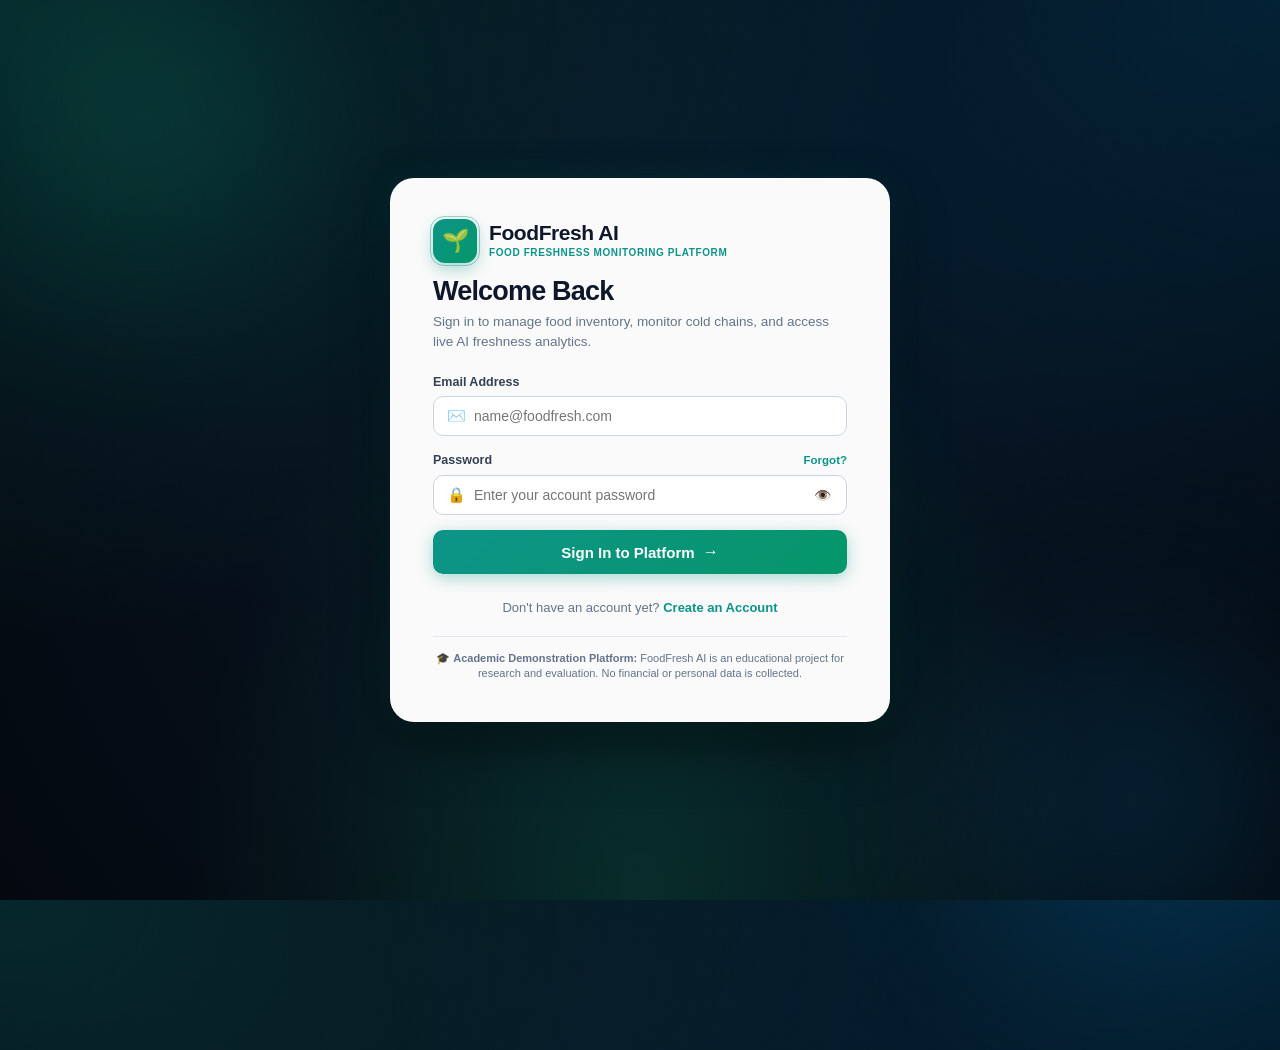
<file: frontend/add-food.html>
<!DOCTYPE html>
<html lang="en">
<head>
  <meta charset="UTF-8">
  <meta name="viewport" content="width=device-width, initial-scale=1.0">
  <title>Add Food Item | Food Freshness Monitoring Platform</title>
  <link rel="stylesheet" href="css/style.css">
  <link rel="stylesheet" href="css/dashboard.css">
</head>
<body>

  <div class="app-container">
    <!-- Sidebar -->
    <aside class="sidebar">
      <div class="sidebar-brand">
        <div class="brand-icon">🌱</div>
        <div>
          <div class="brand-title">FoodFresh AI</div>
          <div class="brand-subtitle">Food Intelligence</div>
        </div>
      </div>

      <nav class="sidebar-nav">
        <div class="nav-section-title">Consumer Pantry</div>
        <a href="dashboard.html" class="nav-item">
          <span>📊</span> Overview Dashboard
        </a>
        <a href="inventory.html" class="nav-item">
          <span>📦</span> Inventory
        </a>
        <a href="dashboard.html?view=scanner" class="nav-item">
          <span>🔬</span> AI Freshness Scanner
        </a>
        <a href="dashboard.html?view=shelf-life" class="nav-item">
          <span>🧮</span> Shelf-Life Prediction
        </a>
        <a href="dashboard.html?view=recommendations" class="nav-item">
          <span>💡</span> Storage Guidelines
        </a>
        <a href="dashboard.html?view=alerts" class="nav-item">
          <span>🚨</span> Expiry Alerts
        </a>
        <a href="add-food.html" class="nav-item active">
          <span>➕</span> Add Food Item
        </a>
        <a href="reports.html" class="nav-item">
          <span>📋</span> Quality Reports
        </a>

        <div class="nav-section-title">Account</div>
        <a href="profile.html" class="nav-item">
          <span>👤</span> Profile & Role
        </a>
        <a href="#logout" class="nav-item btn-logout">
          <span>🚪</span> Logout
        </a>
      </nav>

      <div class="sidebar-footer">
        <div class="user-quick-profile">
          <div class="user-avatar">U</div>
          <div class="user-info-text">
            <div class="user-display-name">Loading...</div>
            <div class="user-role-badge">Consumer</div>
          </div>
        </div>
      </div>
    </aside>

    <!-- Main Content -->
    <div class="main-wrapper">
      <header class="top-header">
        <div class="header-left">
          <button class="mobile-menu-btn" aria-label="Toggle menu">☰</button>
          <h1 class="page-title">Register New Food Item</h1>
        </div>
        <div class="header-right">
          <a href="inventory.html" class="btn btn-secondary btn-sm">&larr; Back to Inventory</a>
        </div>
      </header>

      <main class="content-body" style="max-width: 900px; margin: 0 auto;">
        <div class="card">
          <div class="card-header">
            <div>
              <h2 class="card-title">Food Item Specifications</h2>
              <p style="font-size:13px; color:var(--text-muted); margin-top:4px;">
                Enter item metrics and environmental storage conditions. The freshness state is registered as "Not Analyzed" ready for Vision AI inference in Milestone 2.
              </p>
            </div>
          </div>

          <form id="add-food-form">
            <!-- Basic Details -->
            <div class="form-row">
              <div class="form-group" style="grid-column: span 2;">
                <label for="food_name" class="form-label">Food Name *</label>
                <input
                  type="text"
                  id="food_name"
                  class="form-control"
                  placeholder="e.g. Organic Gala Apples, Whole Milk, Chicken Breasts"
                  required
                >
              </div>

              <div class="form-group">
                <label for="category" class="form-label">Category *</label>
                <select id="category" class="form-control" required>
                  <option value="Fruits">🍎 Fruits</option>
                  <option value="Vegetables">🥦 Vegetables</option>
                  <option value="Dairy">🧀 Dairy</option>
                  <option value="Meat">🥩 Meat</option>
                  <option value="Fish">🐟 Fish</option>
                  <option value="Grains">🌾 Grains</option>
                  <option value="Bakery">🍞 Bakery</option>
                  <option value="Packaged Food">🥫 Packaged Food</option>
                  <option value="Other">🥗 Other</option>
                </select>
              </div>
            </div>

            <!-- Quantity & Dates -->
            <div class="form-row">
              <div class="form-group">
                <label for="quantity" class="form-label">Quantity *</label>
                <input
                  type="number"
                  id="quantity"
                  class="form-control"
                  step="0.1"
                  min="0.01"
                  placeholder="e.g. 2.5"
                  required
                >
              </div>

              <div class="form-group">
                <label for="unit" class="form-label">Unit of Measurement *</label>
                <input
                  type="text"
                  id="unit"
                  class="form-control"
                  placeholder="kg, g, items, packs, liters"
                  value="kg"
                  required
                >
              </div>

              <div class="form-group">
                <label for="purchase_date" class="form-label">Purchase / Harvest Date *</label>
                <input
                  type="date"
                  id="purchase_date"
                  class="form-control"
                  required
                >
              </div>

              <div class="form-group">
                <label for="expiry_date" class="form-label">Designated Expiry Date *</label>
                <input
                  type="date"
                  id="expiry_date"
                  class="form-control"
                  required
                >
              </div>
            </div>

            <!-- Storage & Environmental Conditions -->
            <div class="form-row">
              <div class="form-group">
                <label for="storage_type" class="form-label">Storage Method *</label>
                <select id="storage_type" class="form-control" required>
                  <option value="Refrigerated">Refrigerated (0°C to 4°C)</option>
                  <option value="Frozen">Frozen (&lt; -18°C)</option>
                  <option value="Room Temperature">Room Temperature (18°C to 24°C)</option>
                  <option value="Pantry">Pantry / Dark Cabinet</option>
                  <option value="Dry Storage">Dry Storage</option>
                  <option value="Cold Storage">Cold Storage Facility</option>
                  <option value="Controlled Atmosphere">Controlled Atmosphere (CA)</option>
                </select>
              </div>

              <div class="form-group">
                <label for="storage_temperature" class="form-label">Storage Temperature (°C)</label>
                <input
                  type="number"
                  id="storage_temperature"
                  class="form-control"
                  step="0.1"
                  placeholder="e.g. 4.0"
                >
              </div>

              <div class="form-group">
                <label for="storage_humidity" class="form-label">Storage Humidity (% RH)</label>
                <input
                  type="number"
                  id="storage_humidity"
                  class="form-control"
                  min="0"
                  max="100"
                  step="1"
                  placeholder="e.g. 65"
                >
              </div>
            </div>

            <!-- Physical Location & Batch -->
            <div class="form-row">
              <div class="form-group">
                <label for="location" class="form-label">Storage Location / Bin</label>
                <input
                  type="text"
                  id="location"
                  class="form-control"
                  placeholder="e.g. Crisper Drawer 2, Shelf B, Walk-in Bay 4"
                  value="Main Storage"
                >
              </div>

              <div class="form-group">
                <label for="batch_number" class="form-label">Batch / Lot Number</label>
                <input
                  type="text"
                  id="batch_number"
                  class="form-control"
                  placeholder="e.g. BATCH-2026-X12"
                >
              </div>
            </div>

            <!-- Food Photograph: Device Upload OR Image Address -->
            <div class="form-group">
              <label class="form-label" style="display: flex; justify-content: space-between; align-items: center;">
                <span>Food Specimen Photograph (For AI Freshness Analysis)</span>
                <span style="font-size: 12px; color: var(--text-muted); font-weight: 400;">Choose input mode:</span>
              </label>

              <div style="display: flex; gap: 8px; margin-bottom: 12px;">
                <button type="button" class="btn btn-sm" id="btn-add-mode-device" style="background: var(--primary); color: white; border-color: var(--primary); font-weight: 600;">
                  📁 Upload from Device
                </button>
                <button type="button" class="btn btn-sm btn-outline" id="btn-add-mode-url" style="font-weight: 600;">
                  🌐 Image Address (URL)
                </button>
              </div>

              <!-- Mode 1: Device Upload -->
              <div id="add-mode-device-wrap">
                <div class="image-upload-wrapper" id="add-food-dropzone" onclick="document.getElementById('food_image').click()">
                  <div style="font-size: 32px; margin-bottom: 8px;">📷</div>
                  <div style="font-weight: 600; font-size: 14px;">Click to select an image from your device or drag & drop</div>
                  <div style="font-size: 12px; color: var(--text-muted); margin-top: 4px;">Supports JPEG, PNG, WebP up to 10MB</div>
                  <input
                    type="file"
                    id="food_image"
                    accept="image/jpeg,image/png,image/webp"
                    style="display: none;"
                  >
                </div>
              </div>

              <!-- Mode 2: Image Address / URL -->
              <div id="add-mode-url-wrap" style="display: none;">
                <div style="display: flex; gap: 8px; margin-bottom: 8px;">
                  <input
                    type="url"
                    id="food_image_url"
                    class="form-control"
                    placeholder="Paste food image URL (e.g. https://...)"
                  >
                  <button type="button" class="btn btn-outline" id="btn-preview-url" style="white-space: nowrap;">
                    🔍 Load Preview
                  </button>
                </div>
              </div>

              <div id="image-preview-container" class="image-preview-box" style="margin-top: 10px;">
                <img id="image-preview-img" src="" alt="Selected Preview" style="max-height: 200px; border-radius: 8px; border: 1px solid var(--border-color);">
              </div>
            </div>

            <div style="display: flex; justify-content: flex-end; gap: 14px; margin-top: 30px; padding-top: 20px; border-top: 1px solid var(--border-color);">
              <a href="inventory.html" class="btn btn-secondary">Cancel</a>
              <button type="submit" id="submit-food-btn" class="btn btn-primary" style="padding: 11px 24px;">
                Save Food Item
              </button>
            </div>
          </form>
        </div>
      </main>
    </div>
  </div>

  <div id="toast-container"></div>

  <script src="js/api.js"></script>
  <script src="js/inventory.js"></script>
</body>
</html>
</file>
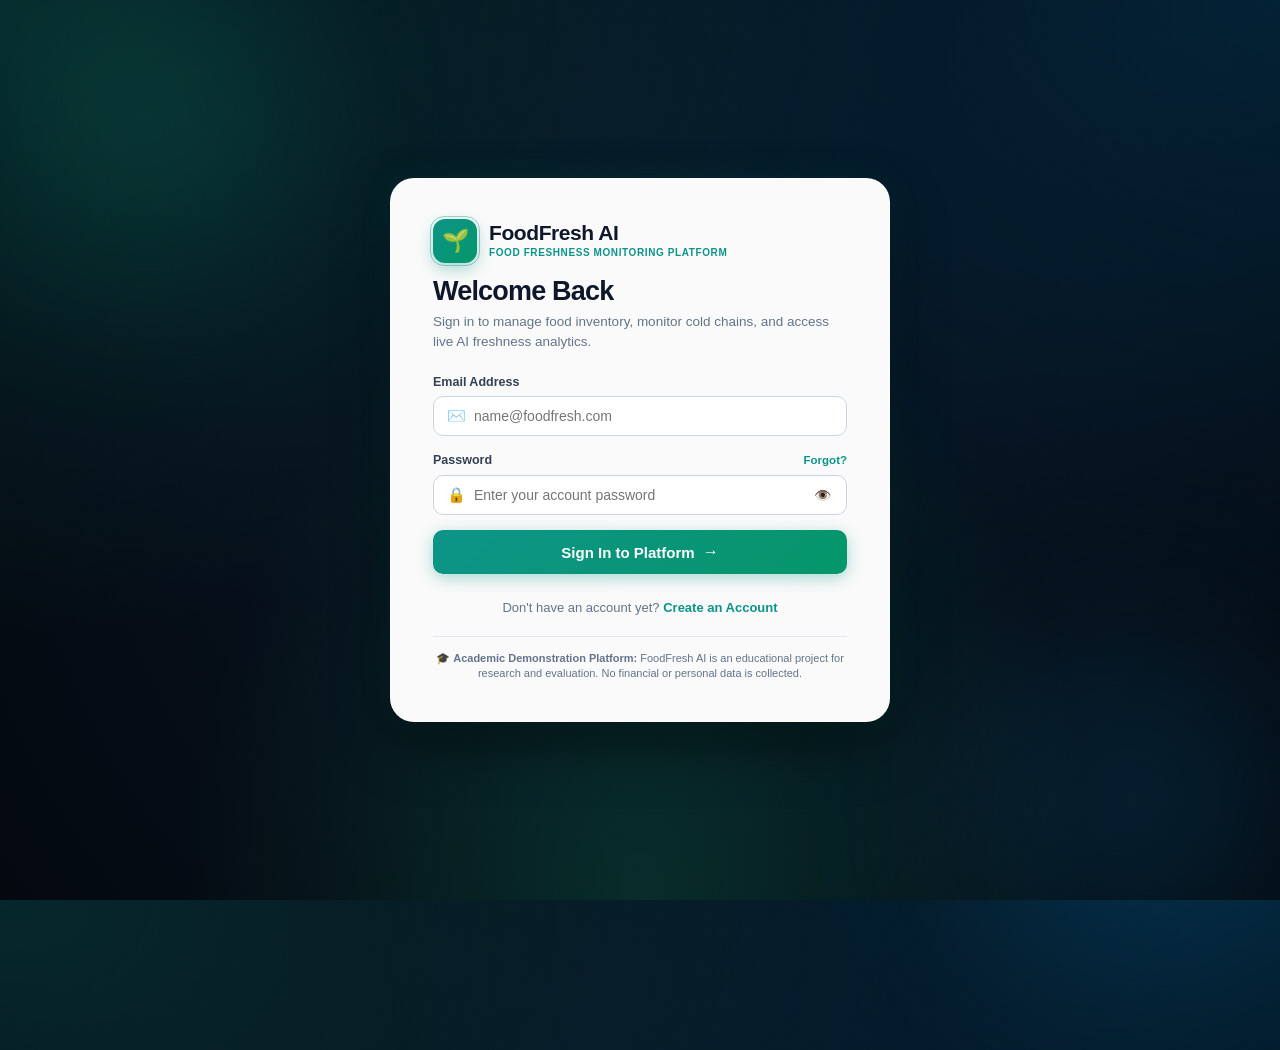
<file: frontend/food-details.html>
<!DOCTYPE html>
<html lang="en">
<head>
  <meta charset="UTF-8">
  <meta name="viewport" content="width=device-width, initial-scale=1.0">
  <title>Food Item Details | Food Freshness Monitoring Platform</title>
  <link rel="stylesheet" href="css/style.css">
  <link rel="stylesheet" href="css/dashboard.css">
  <style>
    .prop-row {
      display: flex;
      justify-content: space-between;
      padding: 12px 0;
      border-bottom: 1px solid var(--border-color);
      font-size: 14px;
    }
    .prop-row:last-child {
      border-bottom: none;
    }
    .prop-label {
      color: var(--text-muted);
      font-weight: 500;
    }
    .prop-val {
      color: var(--text-main);
      font-weight: 600;
      text-align: right;
    }
    .ai-metric-box {
      background: var(--bg-surface);
      border-radius: var(--radius-md);
      padding: 16px;
      margin-bottom: 12px;
      border-left: 4px solid var(--primary);
    }
    .ai-metric-title {
      font-size: 12px;
      font-weight: 700;
      text-transform: uppercase;
      letter-spacing: 0.05em;
      color: var(--text-muted);
    }
    .ai-metric-value {
      font-size: 18px;
      font-weight: 800;
      color: var(--primary-hover);
      margin-top: 4px;
    }
  </style>
</head>
<body>

  <div class="app-container">
    <!-- Sidebar -->
    <aside class="sidebar">
      <div class="sidebar-brand">
        <div class="brand-icon">🌱</div>
        <div>
          <div class="brand-title">FoodFresh AI</div>
          <div class="brand-subtitle">Food Intelligence</div>
        </div>
      </div>

      <nav class="sidebar-nav">
        <div class="nav-section-title">Core Management</div>
        <a href="dashboard.html" class="nav-item">
          <span>📊</span> Overview Dashboard
        </a>
        <a href="inventory.html" class="nav-item active">
          <span>📦</span> Inventory
        </a>
        <a href="add-food.html" class="nav-item">
          <span>➕</span> Add Food
        </a>
        <a href="reports.html" class="nav-item">
          <span>📋</span> Reports & Compliance
        </a>
      </nav>

      <div class="sidebar-footer">
        <div class="user-quick-profile">
          <div class="user-avatar">U</div>
          <div class="user-info-text">
            <div class="user-display-name">Loading...</div>
            <div class="user-role-badge">Consumer</div>
          </div>
        </div>
      </div>
    </aside>

    <!-- Main Content -->
    <div class="main-wrapper">
      <header class="top-header">
        <div class="header-left">
          <button class="mobile-menu-btn" aria-label="Toggle menu">☰</button>
          <h1 class="page-title">Food Item Specifications</h1>
        </div>
        <div class="header-right">
          <a href="inventory.html" class="btn btn-secondary btn-sm">&larr; Back to Inventory</a>
          <button id="btn-edit-detail" class="btn btn-secondary btn-sm">Edit Item</button>
          <button id="btn-delete-detail" class="btn btn-danger btn-sm">Delete Item</button>
        </div>
      </header>

      <main class="content-body">
        <div class="details-grid">
          <!-- Left Column: Primary Specs & Storage -->
          <div>
            <div class="card" style="margin-bottom: 24px;">
              <div class="card-header">
                <div>
                  <h2 id="detail-food-name" class="card-title" style="font-size: 22px;">Loading Food Item...</h2>
                  <span id="detail-category" class="badge" style="background:#f1f5f9; color:#334155; margin-top:6px;">Category</span>
                </div>
              </div>

              <div>
                <div class="prop-row">
                  <span class="prop-label">Quantity Available</span>
                  <span id="detail-quantity" class="prop-val">-</span>
                </div>
                <div class="prop-row">
                  <span class="prop-label">Purchase / Harvest Date</span>
                  <span id="detail-purchase-date" class="prop-val">-</span>
                </div>
                <div class="prop-row">
                  <span class="prop-label">Designated Expiry Date</span>
                  <span id="detail-expiry-date" class="prop-val">-</span>
                </div>
                <div class="prop-row">
                  <span class="prop-label">Storage Method</span>
                  <span id="detail-storage-type" class="prop-val">-</span>
                </div>
                <div class="prop-row">
                  <span class="prop-label">Storage Temperature</span>
                  <span id="detail-temperature" class="prop-val">-</span>
                </div>
                <div class="prop-row">
                  <span class="prop-label">Storage Relative Humidity</span>
                  <span id="detail-humidity" class="prop-val">-</span>
                </div>
                <div class="prop-row">
                  <span class="prop-label">Physical Location</span>
                  <span id="detail-location" class="prop-val">-</span>
                </div>
                <div class="prop-row">
                  <span class="prop-label">Batch / Lot Number</span>
                  <span id="detail-batch" class="prop-val">-</span>
                </div>
                <div class="prop-row">
                  <span class="prop-label">Current Freshness Status</span>
                  <span id="detail-freshness-status" class="badge badge-pending">Not Analyzed</span>
                </div>
              </div>
            </div>

            <!-- Uploaded Image Card (if present) -->
            <div class="card">
              <div class="card-header">
                <h3 class="card-title">Food Specimen Photograph</h3>
              </div>
              <div style="border-radius: var(--radius-md); overflow: hidden; background: #f8fafc; text-align: center;">
                <img
                  id="detail-image"
                  src=""
                  alt="Food Specimen"
                  style="max-width: 100%; max-height: 340px; object-fit: contain; display: none;"
                >
              </div>
            </div>
          </div>

          <!-- Right Column: AI Readiness & Environmental Telemetry -->
          <div>
            <div class="card">
              <div class="card-header">
                <div>
                  <span class="ai-badge">Live AI & Kinetic Prediction</span>
                  <h3 class="card-title" style="margin-top: 4px;">Predictive Analysis</h3>
                </div>
              </div>
              <p style="font-size: 13px; color: var(--text-muted); margin-bottom: 20px;">
                Evaluated through computer vision feature extraction and Arrhenius temperature decay kinetics.
              </p>

              <div class="ai-metric-box">
                <div class="ai-metric-title">Visual Freshness Score</div>
                <div id="detail-freshness-score" class="ai-metric-value">Not Analyzed</div>
              </div>

              <div class="ai-metric-box">
                <div class="ai-metric-title">Estimated Remaining Shelf Life</div>
                <div id="detail-shelf-life" class="ai-metric-value">Calculating...</div>
              </div>

              <div class="ai-metric-box">
                <div class="ai-metric-title">Spoilage Microbial Indicator</div>
                <div id="detail-spoilage-risk" class="ai-metric-value">Calculating...</div>
              </div>

              <!-- Interactive Storage Simulation Slider -->
              <div style="margin-top: 18px; padding: 14px; background: #f8fafc; border: 1px solid var(--border-color); border-radius: var(--radius-md);">
                <div style="display: flex; justify-content: space-between; align-items: center; margin-bottom: 8px;">
                  <span style="font-size: 12px; font-weight: 700; text-transform: uppercase; color: var(--text-muted);">
                    🎛️ Simulate Temperature Impact:
                  </span>
                  <span id="detail-sim-temp-val" class="slider-val-tag">4.0°C</span>
                </div>
                <input type="range" id="detail-sim-slider" class="custom-slider" min="-5" max="35" step="0.5" value="4">
                <div style="display: flex; justify-content: space-between; font-size: 11px; color: var(--text-muted); margin-top: 6px;">
                  <span>-5°C (Freezer)</span>
                  <span id="detail-sim-impact-text" style="color: var(--primary); font-weight: 700;">Calculated Impact</span>
                  <span>35°C (Warm)</span>
                </div>
              </div>

              <div id="detail-recommendations-box"></div>

              <button
                type="button"
                id="btn-trigger-ai"
                class="btn btn-primary"
                style="width: 100%; margin-top: 14px;"
              >
                🔍 Run Live AI Diagnostic
              </button>
            </div>
          </div>
        </div>
      </main>
    </div>
  </div>

  <!-- Reusable Quick Edit Modal -->
  <div id="edit-modal" class="modal-overlay">
    <div class="modal-content">
      <div class="modal-header">
        <h3 class="card-title">Edit Food Item</h3>
        <button class="modal-close" onclick="closeEditModal()">&times;</button>
      </div>

      <form id="edit-food-form">
        <div class="form-group">
          <label for="edit-food_name" class="form-label">Food Name</label>
          <input type="text" id="edit-food_name" class="form-control" required>
        </div>

        <div class="form-row">
          <div class="form-group">
            <label for="edit-category" class="form-label">Category</label>
            <select id="edit-category" class="form-control" required>
              <option value="Fruits">Fruits</option>
              <option value="Vegetables">Vegetables</option>
              <option value="Dairy">Dairy</option>
              <option value="Meat">Meat</option>
              <option value="Fish">Fish</option>
              <option value="Grains">Grains</option>
              <option value="Bakery">Bakery</option>
              <option value="Packaged Food">Packaged Food</option>
              <option value="Other">Other</option>
            </select>
          </div>

          <div class="form-group">
            <label for="edit-quantity" class="form-label">Quantity</label>
            <input type="number" id="edit-quantity" class="form-control" step="0.1" min="0.01" required>
          </div>

          <div class="form-group">
            <label for="edit-unit" class="form-label">Unit</label>
            <input type="text" id="edit-unit" class="form-control" required>
          </div>
        </div>

        <div class="form-row">
          <div class="form-group">
            <label for="edit-purchase_date" class="form-label">Purchase Date</label>
            <input type="date" id="edit-purchase_date" class="form-control" required>
          </div>

          <div class="form-group">
            <label for="edit-expiry_date" class="form-label">Expiry Date</label>
            <input type="date" id="edit-expiry_date" class="form-control" required>
          </div>
        </div>

        <div class="form-row">
          <div class="form-group">
            <label for="edit-storage_type" class="form-label">Storage Type</label>
            <select id="edit-storage_type" class="form-control" required>
              <option value="Refrigerated">Refrigerated</option>
              <option value="Frozen">Frozen</option>
              <option value="Room Temperature">Room Temperature</option>
              <option value="Pantry">Pantry</option>
              <option value="Dry Storage">Dry Storage</option>
              <option value="Cold Storage">Cold Storage</option>
              <option value="Controlled Atmosphere">Controlled Atmosphere</option>
            </select>
          </div>

          <div class="form-group">
            <label for="edit-storage_temperature" class="form-label">Temperature (°C)</label>
            <input type="number" id="edit-storage_temperature" class="form-control" step="0.1">
          </div>

          <div class="form-group">
            <label for="edit-storage_humidity" class="form-label">Humidity (%)</label>
            <input type="number" id="edit-storage_humidity" class="form-control" min="0" max="100">
          </div>
        </div>

        <div class="form-row">
          <div class="form-group">
            <label for="edit-location" class="form-label">Location</label>
            <input type="text" id="edit-location" class="form-control">
          </div>

          <div class="form-group">
            <label for="edit-batch_number" class="form-label">Batch</label>
            <input type="text" id="edit-batch_number" class="form-control">
          </div>
        </div>

        <div style="display:flex; justify-content:flex-end; gap:12px; margin-top:20px;">
          <button type="button" class="btn btn-secondary" onclick="closeEditModal()">Cancel</button>
          <button type="submit" id="edit-submit-btn" class="btn btn-primary">Save Changes</button>
        </div>
      </form>
    </div>
  </div>

  <div id="toast-container"></div>

  <script src="js/api.js"></script>
  <script src="js/inventory.js"></script>
</body>
</html>
</file>
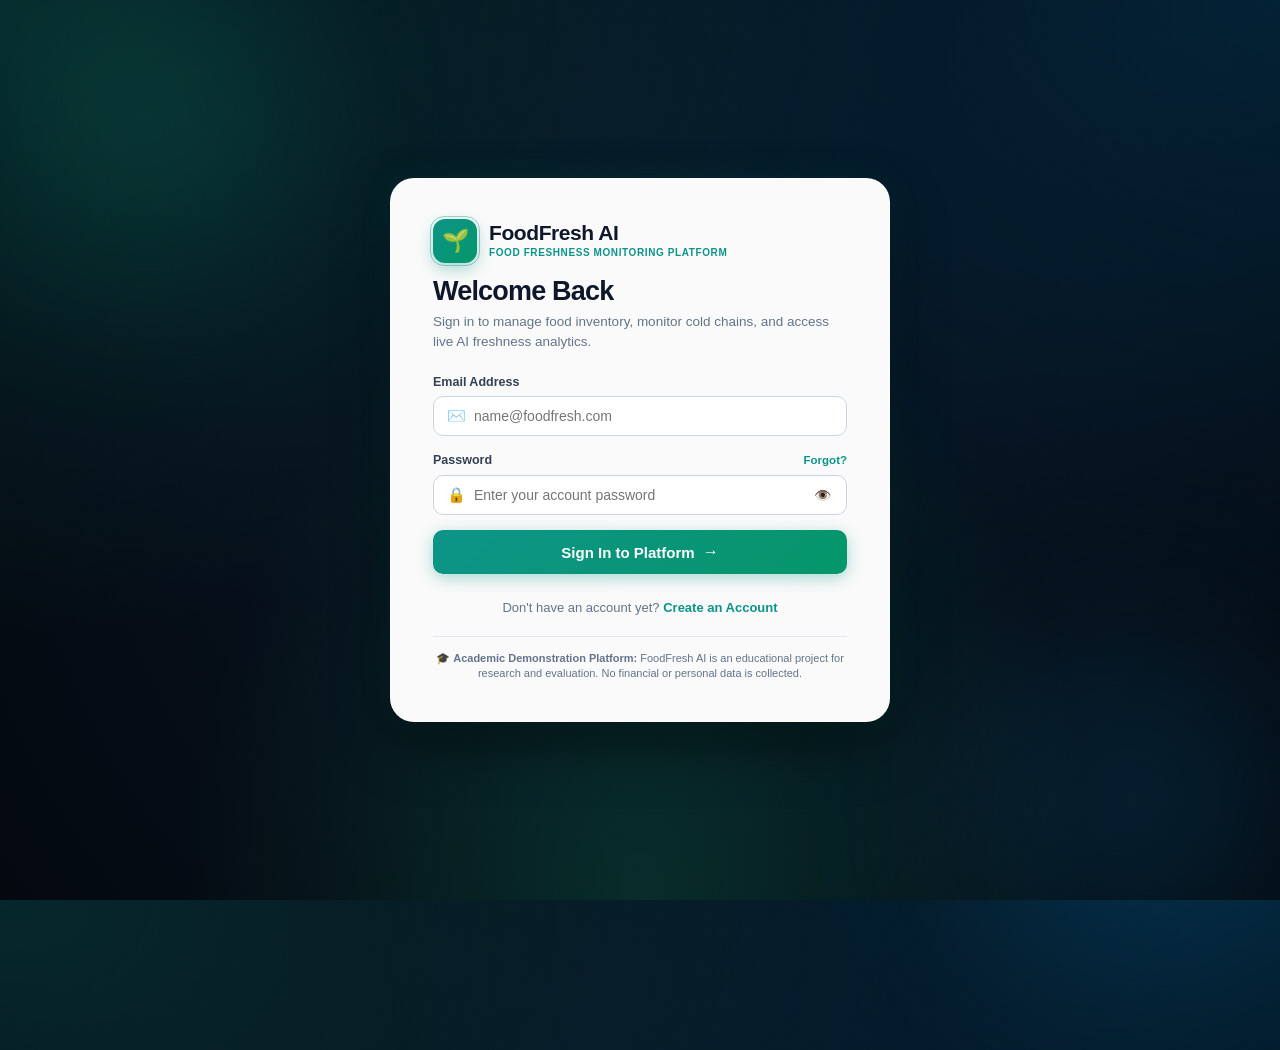
<file: frontend/inventory.html>
<!DOCTYPE html>
<html lang="en">
<head>
  <meta charset="UTF-8">
  <meta name="viewport" content="width=device-width, initial-scale=1.0">
  <title>Food Inventory | Food Freshness Monitoring Platform</title>
  <link rel="stylesheet" href="css/style.css">
  <link rel="stylesheet" href="css/dashboard.css">
</head>
<body>

  <div class="app-container">
    <!-- Sidebar -->
    <aside class="sidebar">
      <div class="sidebar-brand">
        <div class="brand-icon">🌱</div>
        <div>
          <div class="brand-title">FoodFresh AI</div>
          <div class="brand-subtitle">Food Intelligence</div>
        </div>
      </div>

      <nav class="sidebar-nav">
        <div class="nav-section-title">Consumer Pantry</div>
        <a href="dashboard.html" class="nav-item">
          <span>📊</span> Overview Dashboard
        </a>
        <a href="inventory.html" class="nav-item active">
          <span>📦</span> Inventory
        </a>
        <a href="dashboard.html?view=scanner" class="nav-item">
          <span>🔬</span> AI Freshness Scanner
        </a>
        <a href="dashboard.html?view=shelf-life" class="nav-item">
          <span>🧮</span> Shelf-Life Prediction
        </a>
        <a href="dashboard.html?view=recommendations" class="nav-item">
          <span>💡</span> Storage Guidelines
        </a>
        <a href="dashboard.html?view=alerts" class="nav-item">
          <span>🚨</span> Expiry Alerts
          <span id="sidebar-alerts-badge" class="nav-badge danger" style="display:none;">0</span>
        </a>
        <a href="add-food.html" class="nav-item">
          <span>➕</span> Add Food Item
        </a>
        <a href="reports.html" class="nav-item">
          <span>📋</span> Quality Reports
        </a>

        <div class="nav-section-title">Account</div>
        <a href="profile.html" class="nav-item">
          <span>👤</span> Profile & Role
        </a>
        <a href="#logout" class="nav-item btn-logout">
          <span>🚪</span> Logout
        </a>
      </nav>

      <div class="sidebar-footer">
        <div class="user-quick-profile">
          <div class="user-avatar">U</div>
          <div class="user-info-text">
            <div class="user-display-name">Loading...</div>
            <div class="user-role-badge">Consumer</div>
          </div>
        </div>
      </div>
    </aside>

    <!-- Main Content -->
    <div class="main-wrapper">
      <header class="top-header">
        <div class="header-left">
          <button class="mobile-menu-btn" aria-label="Toggle menu">☰</button>
          <h1 class="page-title">Food Inventory Management</h1>
        </div>
        <div class="header-right" style="display:flex; gap:10px; align-items:center;">
          <button type="button" class="btn btn-secondary btn-sm" id="btn-seed-dataset" onclick="seedDatasetItems()" title="Load sample food items directly from platform datasets">
            🌱 Load Dataset Items
          </button>
          <a href="add-food.html" class="btn btn-primary btn-sm">+ Add Food Item</a>
        </div>
      </header>

      <main class="content-body">
        <!-- 4 Primary Freshness Intelligence Action Cards -->
        <div class="consumer-action-cards" style="margin-bottom: 24px;">
          <!-- Action Card 1: AI Food Freshness Scanner -->
          <a href="dashboard.html?view=scanner" class="consumer-action-card" id="action-card-scanner" style="text-decoration:none; color:inherit;">
            <div class="action-card-header">
              <div class="action-card-icon" style="background: #e6fcf5; color: #0d9488;">🔬</div>
              <span class="action-card-badge" style="background: #d1fae5; color: #065f46;">VISION AI V2.4</span>
            </div>
            <div>
              <div class="action-card-title">AI Freshness Scanner</div>
              <div class="action-card-desc">Scan food images via drag-and-drop or camera to classify freshness and identify defects.</div>
            </div>
            <div class="action-card-footer" style="color: #059669;">
              <span>Launch Scanner</span>
              <span>&rarr;</span>
            </div>
          </a>

          <!-- Action Card 2: Shelf-Life Prediction -->
          <a href="dashboard.html?view=shelf-life" class="consumer-action-card" id="action-card-shelf-life" style="text-decoration:none; color:inherit;">
            <div class="action-card-header">
              <div class="action-card-icon" style="background: #eff6ff; color: #2563eb;">🧮</div>
              <span class="action-card-badge" style="background: #dbeafe; color: #1d4ed8;">ARRHENIUS Q₁₀</span>
            </div>
            <div>
              <div class="action-card-title">Shelf-Life Prediction</div>
              <div class="action-card-desc">Simulate temperature and humidity impact with dynamic Arrhenius kinetic decay modeling.</div>
            </div>
            <div class="action-card-footer" style="color: #2563eb;">
              <span>Simulate Kinetics</span>
              <span>&rarr;</span>
            </div>
          </a>

          <!-- Action Card 3: Storage Recommendations -->
          <a href="dashboard.html?view=recommendations" class="consumer-action-card" id="action-card-recommendations" style="text-decoration:none; color:inherit;">
            <div class="action-card-header">
              <div class="action-card-icon" style="background: #fefce8; color: #ca8a04;">💡</div>
              <span class="action-card-badge" style="background: #fef08a; color: #854d0e;">PANTRY GUIDE</span>
            </div>
            <div>
              <div class="action-card-title">Storage Guidelines</div>
              <div class="action-card-desc">Food-specific refrigeration rules, optimal climate bounds, and ethylene segregation tips.</div>
            </div>
            <div class="action-card-footer" style="color: #ca8a04;">
              <span>View Guidelines</span>
              <span>&rarr;</span>
            </div>
          </a>

          <!-- Action Card 4: Expiry and Spoilage Alerts -->
          <a href="dashboard.html?view=alerts" class="consumer-action-card" id="action-card-alerts" style="text-decoration:none; color:inherit;">
            <div class="action-card-header">
              <div class="action-card-icon" style="background: #fef2f2; color: #dc2626;">🚨</div>
              <span class="action-card-badge" id="action-alerts-badge" style="background: #dcfce7; color: #166534;">0 ALERTS</span>
            </div>
            <div>
              <div class="action-card-title">Expiry & Spoilage Alerts</div>
              <div class="action-card-desc">Real-time alerts for impending expirations (&le;72h) and actionable spoilage risk indicators.</div>
            </div>
            <div class="action-card-footer" style="color: #dc2626;">
              <span>Inspect Alerts</span>
              <span>&rarr;</span>
            </div>
          </a>
        </div>

        <div class="section-header">
          <div>
            <h2 class="section-title">Active Food Items</h2>
            <p style="font-size:13px; color:var(--text-muted);" id="inventory-total-count">Loading items...</p>
          </div>
        </div>

        <!-- Filter Toolbar -->
        <div class="toolbar-card">
          <div class="toolbar-filters">
            <!-- Search Box -->
            <div class="search-box">
              <span class="search-icon">🔍</span>
              <input
                type="text"
                id="search-input"
                class="search-input"
                placeholder="Search food name, location, or batch..."
              >
            </div>

            <!-- Category Filter -->
            <select id="category-filter" class="filter-select">
              <option value="all">All Categories</option>
              <option value="Fruits">🍎 Fruits</option>
              <option value="Vegetables">🥦 Vegetables</option>
              <option value="Dairy">🧀 Dairy</option>
              <option value="Meat">🥩 Meat</option>
              <option value="Fish">🐟 Fish</option>
              <option value="Grains">🌾 Grains</option>
              <option value="Bakery">🍞 Bakery</option>
              <option value="Packaged Food">🥫 Packaged Food</option>
              <option value="Other">🥗 Other</option>
            </select>

            <!-- Expiry Filter -->
            <select id="expiry-filter" class="filter-select">
              <option value="all">All Expirations</option>
              <option value="expiring_soon">⏳ Expiring Soon (&lt; 3 Days)</option>
              <option value="expired">☣️ Expired / Spoiled</option>
              <option value="fresh">🌿 Fresh (&gt; 3 Days)</option>
            </select>

            <!-- Storage Type Filter -->
            <select id="storage-filter" class="filter-select">
              <option value="all">All Storage Types</option>
              <option value="Refrigerated">Refrigerated</option>
              <option value="Frozen">Frozen</option>
              <option value="Room Temperature">Room Temperature</option>
              <option value="Pantry">Pantry</option>
              <option value="Dry Storage">Dry Storage</option>
              <option value="Cold Storage">Cold Storage</option>
              <option value="Controlled Atmosphere">Controlled Atmosphere</option>
            </select>

            <!-- Sort By -->
            <select id="sort-filter" class="filter-select">
              <option value="expiry_date_asc">Sort: Expiry (Soonest First)</option>
              <option value="expiry_date_desc">Sort: Expiry (Latest First)</option>
              <option value="purchase_date_desc">Sort: Purchase Date (Newest)</option>
              <option value="food_name_asc">Sort: Name (A &rarr; Z)</option>
              <option value="quantity_desc">Sort: Quantity (Highest)</option>
            </select>
          </div>
        </div>

        <!-- Inventory Table -->
        <div class="table-responsive">
          <table class="custom-table">
            <thead>
              <tr>
                <th>Food Item</th>
                <th>Category</th>
                <th>Quantity</th>
                <th>Purchase Date</th>
                <th>Expiry Date</th>
                <th>Storage Type</th>
                <th>Freshness Status</th>
                <th>Actions</th>
              </tr>
            </thead>
            <tbody id="inventory-table-body">
              <tr>
                <td colspan="8" style="text-align: center; padding: 40px;">
                  <span class="spinner" style="display:inline-block; border-color:#0d9488; border-top-color:transparent;"></span>
                  <div style="margin-top:10px; color:var(--text-muted);">Loading food inventory...</div>
                </td>
              </tr>
            </tbody>
          </table>
        </div>
      </main>
    </div>
  </div>

  <!-- Quick Edit Modal -->
  <div id="edit-modal" class="modal-overlay">
    <div class="modal-content">
      <div class="modal-header">
        <h3 class="card-title">Edit Food Item</h3>
        <button class="modal-close" onclick="closeEditModal()">&times;</button>
      </div>

      <form id="edit-food-form">
        <div class="form-group">
          <label for="edit-food_name" class="form-label">Food Name</label>
          <input type="text" id="edit-food_name" class="form-control" required>
        </div>

        <div class="form-row">
          <div class="form-group">
            <label for="edit-category" class="form-label">Category</label>
            <select id="edit-category" class="form-control" required>
              <option value="Fruits">Fruits</option>
              <option value="Vegetables">Vegetables</option>
              <option value="Dairy">Dairy</option>
              <option value="Meat">Meat</option>
              <option value="Fish">Fish</option>
              <option value="Grains">Grains</option>
              <option value="Bakery">Bakery</option>
              <option value="Packaged Food">Packaged Food</option>
              <option value="Other">Other</option>
            </select>
          </div>

          <div class="form-group">
            <label for="edit-quantity" class="form-label">Quantity</label>
            <input type="number" id="edit-quantity" class="form-control" step="0.1" min="0.01" required>
          </div>

          <div class="form-group">
            <label for="edit-unit" class="form-label">Unit</label>
            <input type="text" id="edit-unit" class="form-control" placeholder="kg, g, items" required>
          </div>
        </div>

        <div class="form-row">
          <div class="form-group">
            <label for="edit-purchase_date" class="form-label">Purchase Date</label>
            <input type="date" id="edit-purchase_date" class="form-control" required>
          </div>

          <div class="form-group">
            <label for="edit-expiry_date" class="form-label">Expiry Date</label>
            <input type="date" id="edit-expiry_date" class="form-control" required>
          </div>
        </div>

        <div class="form-row">
          <div class="form-group">
            <label for="edit-storage_type" class="form-label">Storage Type</label>
            <select id="edit-storage_type" class="form-control" required>
              <option value="Refrigerated">Refrigerated</option>
              <option value="Frozen">Frozen</option>
              <option value="Room Temperature">Room Temperature</option>
              <option value="Pantry">Pantry</option>
              <option value="Dry Storage">Dry Storage</option>
              <option value="Cold Storage">Cold Storage</option>
              <option value="Controlled Atmosphere">Controlled Atmosphere</option>
            </select>
          </div>

          <div class="form-group">
            <label for="edit-storage_temperature" class="form-label">Temperature (°C)</label>
            <input type="number" id="edit-storage_temperature" class="form-control" step="0.1">
          </div>

          <div class="form-group">
            <label for="edit-storage_humidity" class="form-label">Humidity (%)</label>
            <input type="number" id="edit-storage_humidity" class="form-control" min="0" max="100" step="1">
          </div>
        </div>

        <div class="form-row">
          <div class="form-group">
            <label for="edit-location" class="form-label">Storage Location</label>
            <input type="text" id="edit-location" class="form-control" placeholder="e.g. Fridge Crisper">
          </div>

          <div class="form-group">
            <label for="edit-batch_number" class="form-label">Batch Number</label>
            <input type="text" id="edit-batch_number" class="form-control" placeholder="Optional batch identifier">
          </div>
        </div>

        <div style="display:flex; justify-content:flex-end; gap:12px; margin-top:20px;">
          <button type="button" class="btn btn-secondary" onclick="closeEditModal()">Cancel</button>
          <button type="submit" id="edit-submit-btn" class="btn btn-primary">Save Changes</button>
        </div>
      </form>
    </div>
  </div>

  <div id="toast-container"></div>

  <script src="js/api.js?v=2.0"></script>
  <script src="js/inventory.js?v=2.0"></script>
</body>
</html>
</file>
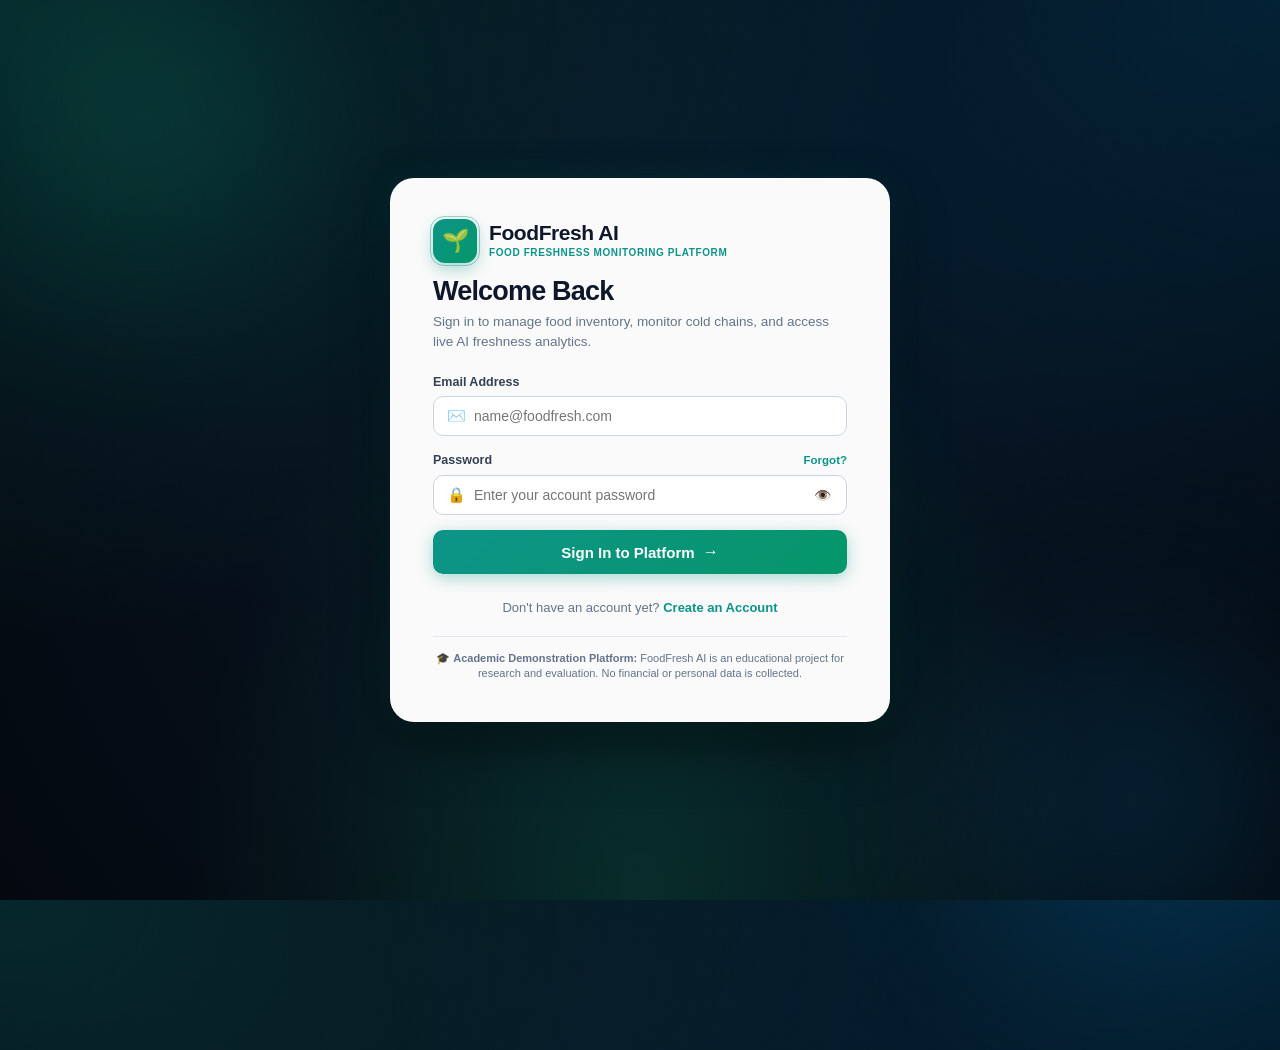
<file: frontend/login.html>
<!DOCTYPE html>
<html lang="en">
<head>
  <meta charset="UTF-8">
  <meta name="viewport" content="width=device-width, initial-scale=1.0">
  <title>Sign In - Food Freshness Monitoring Platform</title>
  <meta name="description" content="Sign in to the Food Freshness Monitoring Platform to track food quality, inventory, and shelf-life analytics.">
  <meta name="application-name" content="Food Freshness Monitoring Platform">
  <meta property="og:title" content="Food Freshness Monitoring Platform">
  <meta property="og:description" content="AI-Powered Food Freshness Monitoring Platform">
  <meta property="og:type" content="website">
  <link rel="stylesheet" href="css/style.css">
  <link rel="stylesheet" href="css/auth.css">
  <style>
    .auth-login-card {
      border-radius: 24px;
      box-shadow: 0 25px 60px -10px rgba(0, 0, 0, 0.55), 0 0 40px -10px rgba(13, 148, 136, 0.2);
      border: 1px solid rgba(255, 255, 255, 0.2);
      border-top-left-radius: 24px;
      border-bottom-left-radius: 24px;
    }
  </style>
</head>
<body class="auth-page">

  <!-- Ambient Floating Cybernetic Light Orbs -->
  <div class="ambient-glow-orb orb-1"></div>
  <div class="ambient-glow-orb orb-2"></div>
  <div class="ambient-glow-orb orb-3"></div>

  <!-- Centered Modern Authentication Card -->
  <div class="auth-container">
    <div class="auth-form-side auth-login-card">
      <div class="auth-header">
        <a href="index.html" class="auth-brand">
          <div class="brand-icon-wrapper">
            <div class="brand-glow-ring"></div>
            <span>🌱</span>
          </div>
          <div>
            <div style="font-weight: 900; font-size: 21px; color: #0f172a; line-height: 1.15; letter-spacing: -0.02em;">
              FoodFresh AI
            </div>
            <div style="font-size: 10px; font-weight: 800; color: #0d9488; text-transform: uppercase; letter-spacing: 0.06em;">
              Food Freshness Monitoring Platform
            </div>
          </div>
        </a>
        <h1 class="auth-title">Welcome Back</h1>
        <p class="auth-subtitle">
          Sign in to manage food inventory, monitor cold chains, and access live AI freshness analytics.
        </p>
      </div>

      <!-- Active Session Notice Banner (displayed only if user has an existing session; does not auto-redirect) -->
      <div id="active-session-banner" class="auth-alert" style="display: none; background: #ecfdf5; border: 1px solid #a7f3d0; color: #065f46; font-size: 12.5px; line-height: 1.5; margin-bottom: 16px;">
        <span>ℹ️ Active session detected for <strong id="active-user-name">User</strong> (<span id="active-user-role">Role</span>). Sign in below with a different account or <a href="#" id="link-active-dashboard" style="color: #0d9488; font-weight: 800; text-decoration: underline;">continue to your dashboard &rarr;</a></span>
      </div>

      <!-- Feedback / Error Alert -->
      <div id="auth-alert" class="auth-alert"></div>

      <!-- Core Sign-In Form -->
      <form id="login-form">
        <div class="form-group">
          <label for="email" class="form-label">Email Address</label>
          <div class="input-with-icon">
            <span class="input-icon-prefix">✉️</span>
            <input
              type="email"
              id="email"
              class="form-control-modern"
              placeholder="name@foodfresh.com"
              required
              autocomplete="email"
            >
          </div>
        </div>

        <div class="form-group">
          <div style="display: flex; justify-content: space-between; align-items: center; margin-bottom: 5px;">
            <label for="password" class="form-label" style="margin-bottom: 0;">Password</label>
            <a href="#" id="forgot-password-link" onclick="handleForgotPassword(event)" style="font-size: 11.5px; color: #0d9488; font-weight: 700; text-decoration: none;" title="Password Recovery Information">Forgot?</a>
          </div>
          <div class="input-with-icon">
            <span class="input-icon-prefix">🔒</span>
            <input
              type="password"
              id="password"
              class="form-control-modern"
              placeholder="Enter your account password"
              required
              autocomplete="current-password"
            >
            <button type="button" class="password-toggle-btn" id="pw-toggle-btn" onclick="togglePasswordVisibility()" title="Show/Hide Password">
              👁️
            </button>
          </div>
        </div>

        <button type="submit" id="login-submit-btn" class="auth-submit-btn-glow">
          <span>Sign In to Platform</span>
          <span style="font-size: 16px;">&rarr;</span>
        </button>
      </form>

      <div class="auth-footer" style="margin-top: 24px;">
        Don't have an account yet? <a href="register.html">Create an Account</a>
      </div>

      <div style="margin-top: 18px; padding-top: 14px; border-top: 1px solid #e2e8f0; font-size: 11px; color: #64748b; text-align: center; line-height: 1.4;">
        <span>🎓 <strong>Academic Demonstration Platform:</strong> FoodFresh AI is an educational project for research and evaluation. No financial or personal data is collected.</span>
      </div>
    </div>
  </div>

  <div id="toast-container"></div>

  <script src="js/api.js"></script>
  <script src="js/auth.js"></script>
  <script>
    // Password Toggle Visibility
    function togglePasswordVisibility() {
      const pwInput = document.getElementById("password");
      const toggleBtn = document.getElementById("pw-toggle-btn");
      if (pwInput.type === "password") {
        pwInput.type = "text";
        toggleBtn.textContent = "🙈";
      } else {
        pwInput.type = "password";
        toggleBtn.textContent = "👁️";
      }
    }

    // Forgot Password Notification
    function handleForgotPassword(e) {
      if (e && typeof e.preventDefault === "function") e.preventDefault();
      const alertBox = document.getElementById("auth-alert");
      const msg = "Self-service password recovery is currently unavailable. Please contact your system administrator or support team to reset your platform credentials.";
      if (alertBox) {
        alertBox.className = "auth-alert";
        alertBox.style.background = "#eff6ff";
        alertBox.style.border = "1px solid #bfdbfe";
        alertBox.style.color = "#1e40af";
        alertBox.textContent = msg;
        alertBox.style.display = "block";
      }
      if (typeof showToast === "function") {
        showToast("Password recovery is unavailable. Contact administrator.", "info");
      }
    }

  </script>
</body>
</html>
</file>
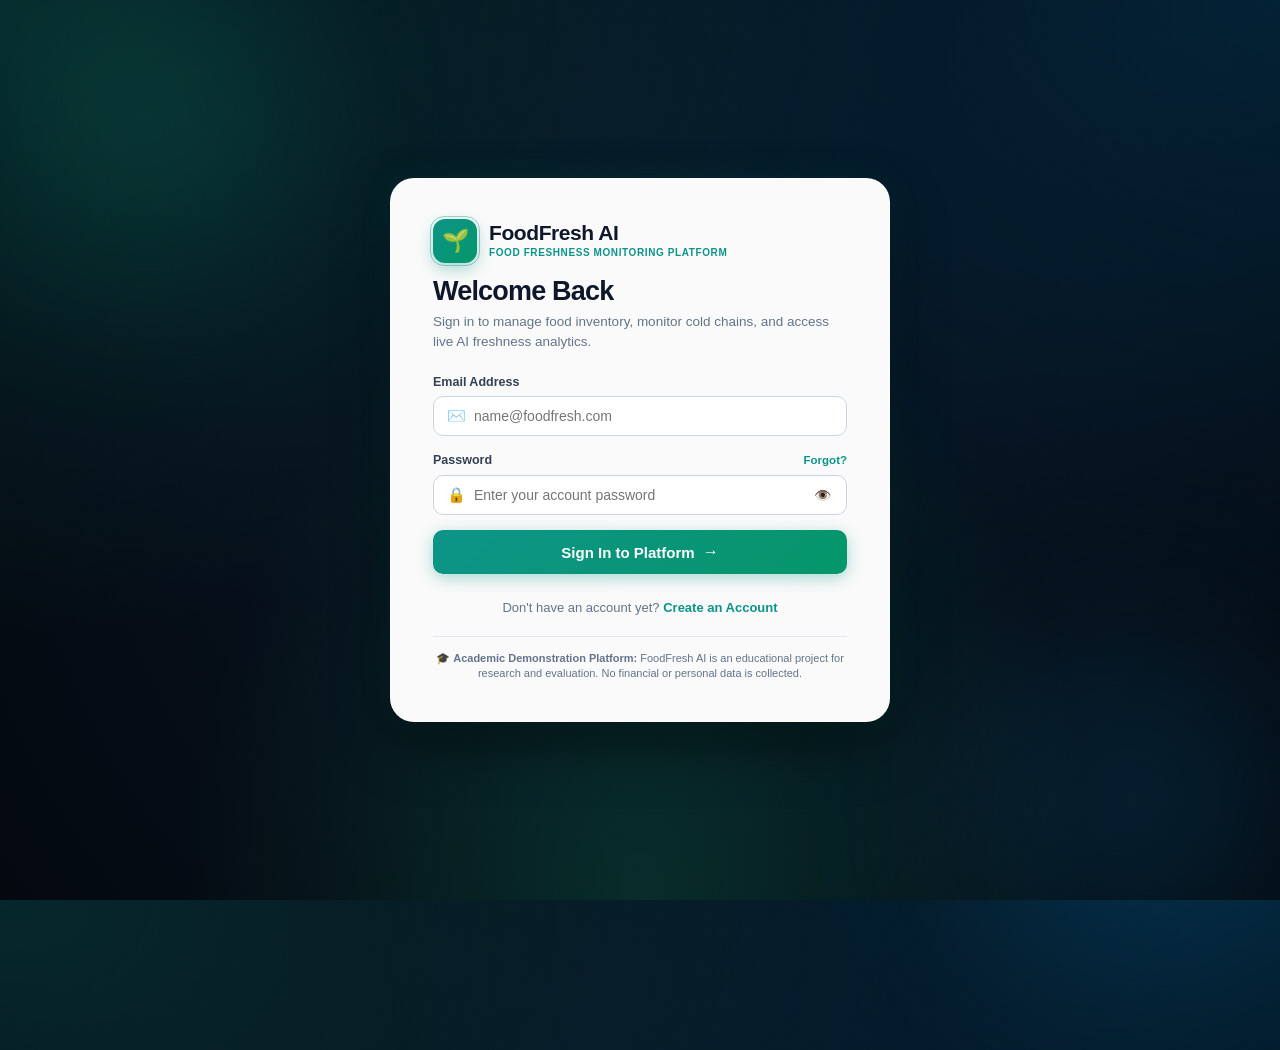
<file: frontend/profile.html>
<!DOCTYPE html>
<html lang="en">
<head>
  <meta charset="UTF-8">
  <meta name="viewport" content="width=device-width, initial-scale=1.0">
  <title>User Profile | Food Freshness Monitoring Platform</title>
  <link rel="stylesheet" href="css/style.css">
  <link rel="stylesheet" href="css/dashboard.css">
</head>
<body>

  <div class="app-container">
    <!-- Sidebar -->
    <aside class="sidebar">
      <div class="sidebar-brand">
        <div class="brand-icon">🌱</div>
        <div>
          <div class="brand-title">FoodFresh AI</div>
          <div class="brand-subtitle">Food Intelligence</div>
        </div>
      </div>

      <nav class="sidebar-nav">
        <div class="nav-section-title">Consumer Pantry</div>
        <a href="dashboard.html" class="nav-item">
          <span>📊</span> Overview Dashboard
        </a>
        <a href="inventory.html" class="nav-item">
          <span>📦</span> Inventory
        </a>
        <a href="dashboard.html?view=scanner" class="nav-item">
          <span>🔬</span> AI Freshness Scanner
        </a>
        <a href="dashboard.html?view=shelf-life" class="nav-item">
          <span>🧮</span> Shelf-Life Prediction
        </a>
        <a href="dashboard.html?view=recommendations" class="nav-item">
          <span>💡</span> Storage Guidelines
        </a>
        <a href="dashboard.html?view=alerts" class="nav-item">
          <span>🚨</span> Expiry Alerts
        </a>
        <a href="add-food.html" class="nav-item">
          <span>➕</span> Add Food Item
        </a>
        <a href="reports.html" class="nav-item">
          <span>📋</span> Quality Reports
        </a>

        <div class="nav-section-title">Account</div>
        <a href="profile.html" class="nav-item active">
          <span>👤</span> Profile & Role
        </a>
        <a href="#logout" class="nav-item btn-logout">
          <span>🚪</span> Logout
        </a>
      </nav>

      <div class="sidebar-footer">
        <div class="user-quick-profile">
          <div class="user-avatar">U</div>
          <div class="user-info-text">
            <div class="user-display-name">Loading...</div>
            <div class="user-role-badge">Consumer</div>
          </div>
        </div>
      </div>
    </aside>

    <!-- Main Content -->
    <div class="main-wrapper">
      <header class="top-header">
        <div class="header-left">
          <button class="mobile-menu-btn" aria-label="Toggle menu">☰</button>
          <h1 class="page-title">User Profile & Permissions</h1>
        </div>
        <div class="header-right">
          <button class="btn btn-secondary btn-sm btn-logout">Sign Out</button>
        </div>
      </header>

      <main class="content-body" style="max-width: 960px;">
        <!-- User Profile Card -->
        <div class="card" style="margin-bottom: 28px;">
          <div style="display: flex; align-items: center; gap: 20px; flex-wrap: wrap;">
            <div class="user-avatar" style="width: 72px; height: 72px; font-size: 28px; background: var(--primary);">
              U
            </div>
            <div>
              <h2 id="profile-name" style="font-size: 22px;">Loading user profile...</h2>
              <div id="profile-email" style="color: var(--text-muted); font-size: 14px; margin-top: 2px;">user@example.com</div>
              <div style="margin-top: 8px;">
                <span id="profile-role" class="badge badge-fresh">Consumer</span>
                <span id="profile-date" class="badge" style="background:#f1f5f9; color:#475569;">Active Account</span>
              </div>
            </div>
          </div>
        </div>

        <!-- Edit Profile & Contact Information Form -->
        <div class="card" style="margin-bottom: 28px;">
          <div class="card-header">
            <h3 class="card-title">✏️ Edit Profile & Organization Details</h3>
            <span class="badge badge-fresh">Account Settings</span>
          </div>
          <form id="edit-profile-form" onsubmit="handleUpdateProfile(event)" style="margin-top: 16px;">
            <div style="display: grid; grid-template-columns: repeat(auto-fit, minmax(240px, 1fr)); gap: 16px; margin-bottom: 16px;">
              <div class="form-group">
                <label class="form-label" style="font-weight: 700;">Full Name</label>
                <input type="text" id="input-profile-name" class="form-control" required>
              </div>
              <div class="form-group">
                <label class="form-label" style="font-weight: 700;">Phone Number</label>
                <input type="text" id="input-profile-phone" class="form-control" placeholder="+1 (555) 019-2834">
              </div>
              <div class="form-group">
                <label class="form-label" style="font-weight: 700;">Organization / Company / Facility</label>
                <input type="text" id="input-profile-org" class="form-control" placeholder="e.g. Metro Cold Hub / FreshMart Retail">
              </div>
            </div>
            <div style="display: flex; justify-content: flex-end;">
              <button type="submit" class="btn btn-primary btn-sm" id="btn-save-profile">
                💾 Save Changes
              </button>
            </div>
          </form>
        </div>

        <!-- Security & Password Change Form -->
        <div class="card" style="margin-bottom: 28px;">
          <div class="card-header">
            <h3 class="card-title">🔒 Security & Password Update</h3>
            <span class="badge" style="background:#e0f2fe; color:#0369a1;">BCrypt Encrypted</span>
          </div>
          <form id="change-password-form" onsubmit="handleChangePassword(event)" style="margin-top: 16px;">
            <div style="display: grid; grid-template-columns: repeat(auto-fit, minmax(220px, 1fr)); gap: 16px; margin-bottom: 16px;">
              <div class="form-group">
                <label class="form-label" style="font-weight: 700;">Current Password</label>
                <input type="password" id="input-current-pass" class="form-control" required minlength="6">
              </div>
              <div class="form-group">
                <label class="form-label" style="font-weight: 700;">New Password</label>
                <input type="password" id="input-new-pass" class="form-control" required minlength="6">
              </div>
              <div class="form-group">
                <label class="form-label" style="font-weight: 700;">Confirm New Password</label>
                <input type="password" id="input-confirm-pass" class="form-control" required minlength="6">
              </div>
            </div>
            <div style="display: flex; justify-content: flex-end;">
              <button type="submit" class="btn btn-secondary btn-sm" id="btn-save-pass">
                🔑 Update Password
              </button>
            </div>
          </form>
        </div>

        <!-- Role Permissions Matrix Explainer -->
        <div class="card" style="margin-bottom: 28px;">
          <div class="card-header">
            <h3 class="card-title">Role-Based Access Capabilities</h3>
          </div>
          <div id="role-capabilities-content">
            <p style="font-size: 14px; color: var(--text-muted); line-height: 1.6;">
              Your current role grants you dedicated capabilities tailored to your position in the food supply chain.
            </p>
            <ul id="capabilities-list" style="margin-top: 14px; padding-left: 20px; font-size: 14px; color: var(--text-main); display: flex; flex-direction: column; gap: 8px;">
              <li>View and manage your personal household food inventory items.</li>
              <li>Track expiration dates, storage temperatures, and humidity.</li>
              <li>Upload food images for future Milestone 2 freshness prediction.</li>
            </ul>
          </div>
        </div>

        <!-- Admin Only Users Management Section -->
        <div id="admin-users-card" class="card" style="display: none;">
          <div class="card-header">
            <h3 class="card-title">Platform Registered Users (Admin Superuser Only)</h3>
            <span class="badge badge-danger">Admin Privileged</span>
          </div>

          <div class="table-responsive">
            <table class="custom-table">
              <thead>
                <tr>
                  <th>User / Entity Name</th>
                  <th>Email</th>
                  <th>Assigned Role</th>
                  <th>Registered At</th>
                </tr>
              </thead>
              <tbody id="admin-users-body">
                <tr>
                  <td colspan="4" style="text-align: center; padding: 20px;">Loading users...</td>
                </tr>
              </tbody>
            </table>
          </div>
        </div>
      </main>
    </div>
  </div>

  <div id="toast-container"></div>

  <script src="js/api.js"></script>
  <script>
    document.addEventListener("DOMContentLoaded", async () => {
      if (!api.requireAuth()) return;

      try {
        const user = await api.getMe();
        document.getElementById("profile-name").textContent = user.name;
        document.getElementById("profile-email").textContent = user.email;
        document.getElementById("profile-role").textContent = user.role;

        const dateStr = user.created_at ? new Date(user.created_at).toLocaleDateString() : "Active";
        document.getElementById("profile-date").textContent = `Member since: ${dateStr}`;

        // Populate avatar initial
        document.querySelectorAll(".user-avatar").forEach(el => {
          el.textContent = (user.name || "U").charAt(0).toUpperCase();
        });

        // Populate edit profile inputs
        const nameInput = document.getElementById("input-profile-name");
        if (nameInput) nameInput.value = user.name || "";
        const orgInput = document.getElementById("input-profile-organization");
        if (orgInput && user.organization) orgInput.value = user.organization || "";

        // Attach profile update handler
        const editForm = document.getElementById("form-edit-profile");
        if (editForm) {
          editForm.addEventListener("submit", async (e) => {
            e.preventDefault();
            const btn = document.getElementById("btn-save-profile");
            setButtonLoading(btn, true);
            try {
              const updated = await api.updateProfile({
                name: document.getElementById("input-profile-name").value.trim(),
                organization: document.getElementById("input-profile-organization").value.trim(),
              });
              document.getElementById("profile-name").textContent = updated.user.name;
              showToast("Profile updated successfully!", "success");
            } catch (err) {
              showToast("Failed to update profile: " + err.message, "error");
            } finally {
              setButtonLoading(btn, false, "💾 Save Changes");
            }
          });
        }

        // Attach password change handler
        const passForm = document.getElementById("form-change-password");
        if (passForm) {
          passForm.addEventListener("submit", async (e) => {
            e.preventDefault();
            const curPass = document.getElementById("input-current-pass").value;
            const newPass = document.getElementById("input-new-pass").value;
            const confPass = document.getElementById("input-confirm-pass").value;

            if (newPass !== confPass) {
              showToast("New passwords do not match.", "error");
              return;
            }
            if (newPass.length < 6) {
              showToast("Password must be at least 6 characters long.", "error");
              return;
            }

            const btn = document.getElementById("btn-save-pass");
            setButtonLoading(btn, true);
            try {
              await api.changePassword(curPass, newPass, confPass);
              showToast("Password changed successfully!", "success");
              passForm.reset();
            } catch (err) {
              showToast("Failed to change password: " + err.message, "error");
            } finally {
              setButtonLoading(btn, false, "🔑 Update Password");
            }
          });
        }

        // Update capabilities based on role
        renderRoleCapabilities(user.role);

        // If Admin, load users list
        if (user.role === "Admin") {
          const adminCard = document.getElementById("admin-users-card");
          adminCard.style.display = "block";
          loadAdminUsers();
        }
      } catch (err) {
        showToast("Error loading profile: " + err.message, "error");
      }
    });

    function renderRoleCapabilities(role) {
      const list = document.getElementById("capabilities-list");
      const map = {
        Consumer: [
          "Manage personal food items and inventory",
          "Track expiration dates and storage temperatures",
          "Upload food photos ready for future Vision AI",
          "Access personal dashboard statistics"
        ],
        Retailer: [
          "Manage supermarket / grocery store food stock",
          "Track inventory quantities and storage requirements",
          "Monitor impending expiry dates and clearance schedules",
          "Prepare catalog for upcoming AI quality screening"
        ],
        "Food Quality Inspector": [
          "Conduct multi-spectral vision inspections and surface analyses",
          "Validate and recalibrate AI freshness predictions and defect logs",
          "Review cold-chain storage compliance and shelf-life forecasts",
          "Issue and export formal quality certificates and batch reports"
        ],
        "Warehouse Operator": [
          "Oversee platform-wide warehouse inventory records",
          "Monitor ambient storage conditions and drift alerts",
          "Supervise batch identifiers and intake lots"
        ],
        "Warehouse Manager": [
          "Oversee platform-wide warehouse inventory records",
          "Monitor ambient storage conditions and drift alerts",
          "Supervise batch identifiers and intake lots"
        ],
        "Food Manufacturer": [
          "Manage processed food batches and production runs",
          "Track manufactured dates, designated shelf life, and lots",
          "Oversee storage standards across distribution hubs"
        ],
        "Supply Chain Operator": [
          "Track transit shipments, cold chain cargo, and batches",
          "Monitor environmental transit conditions",
          "Verify food stock handover checkpoints"
        ],
        Admin: [
          "Superuser platform authority",
          "View and inspect all registered accounts across all roles",
          "Inspect and manage platform-wide food inventory records",
          "Oversee system health, indexes, and future AI/IoT infrastructure"
        ]
      };

      const caps = map[role] || map["Consumer"];
      list.innerHTML = caps.map(c => `<li>${escapeHtml(c)}</li>`).join("");
    }

    async function loadAdminUsers() {
      const body = document.getElementById("admin-users-body");
      try {
        const users = await api.getUsers();
        body.innerHTML = users.map(u => `
          <tr>
            <td><strong>${escapeHtml(u.name)}</strong></td>
            <td>${escapeHtml(u.email)}</td>
            <td><span class="badge ${u.role === 'Admin' ? 'badge-danger' : 'badge-fresh'}">${escapeHtml(u.role)}</span></td>
            <td>${u.created_at ? new Date(u.created_at).toLocaleDateString() : 'N/A'}</td>
          </tr>
        `).join("");
      } catch (err) {
        body.innerHTML = `<tr><td colspan="4" style="color:#ef4444;text-align:center;">Failed to load user list: ${escapeHtml(err.message)}</td></tr>`;
      }
    }
  </script>
</body>
</html>
</file>
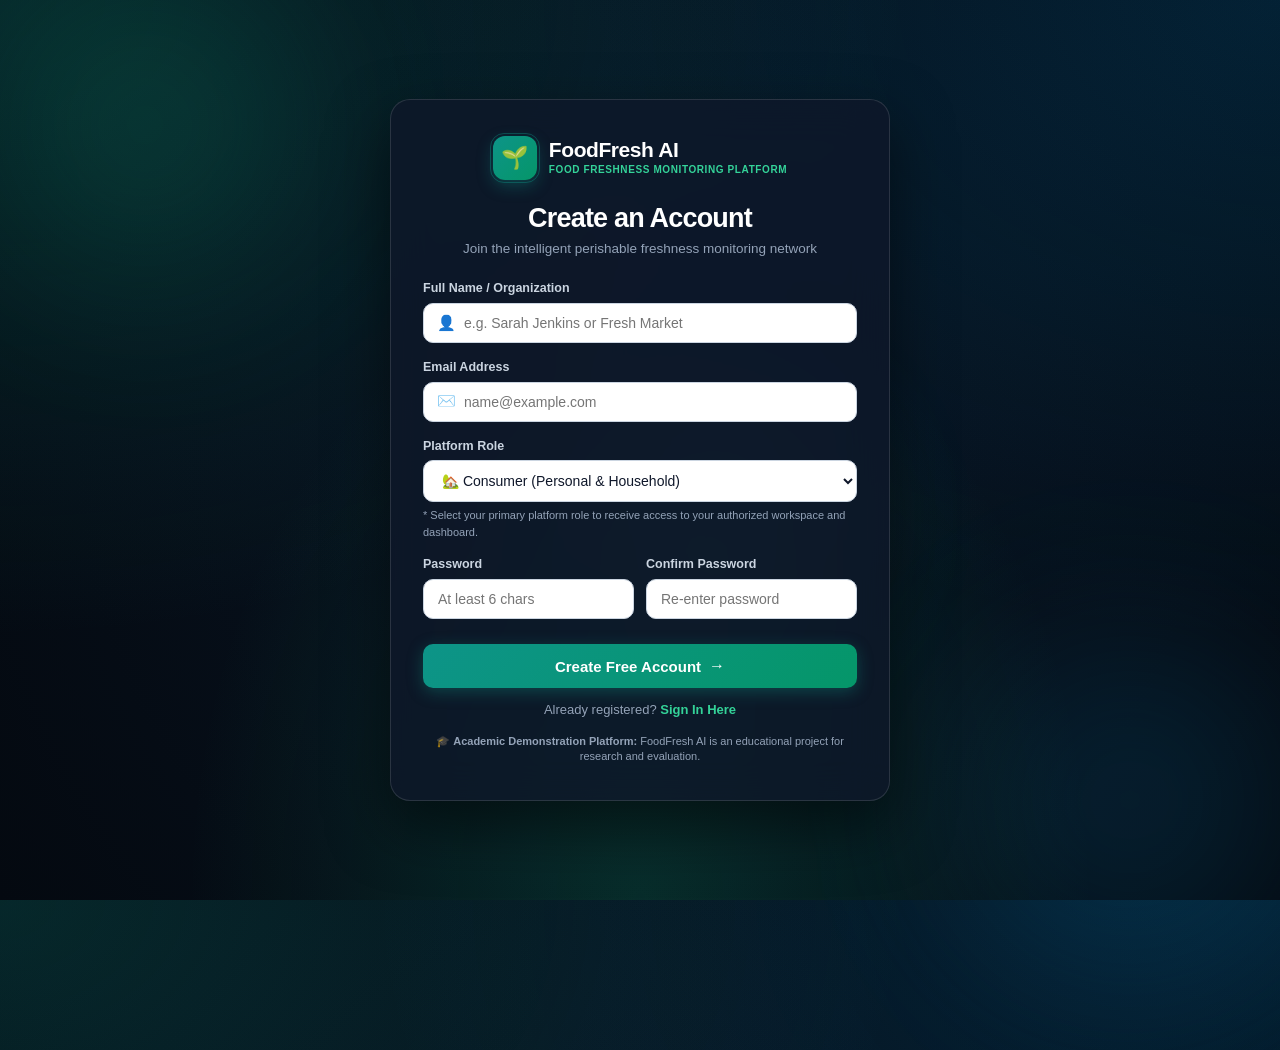
<file: frontend/register.html>
<!DOCTYPE html>
<html lang="en">
<head>
  <meta charset="UTF-8">
  <meta name="viewport" content="width=device-width, initial-scale=1.0">
  <title>Create Account - Food Freshness Monitoring Platform</title>
  <meta name="description" content="Register an account on Food Freshness Monitoring Platform to manage inventory and monitor food shelf-life.">
  <meta name="application-name" content="Food Freshness Monitoring Platform">
  <meta property="og:title" content="Food Freshness Monitoring Platform">
  <meta property="og:description" content="AI-Powered Food Freshness Monitoring Platform">
  <meta property="og:type" content="website">
  <link rel="stylesheet" href="css/style.css">
  <link rel="stylesheet" href="css/auth.css">
</head>
<body class="auth-page">

  <!-- Ambient Floating Cybernetic Light Orbs -->
  <div class="ambient-glow-orb orb-1"></div>
  <div class="ambient-glow-orb orb-2"></div>
  <div class="ambient-glow-orb orb-3"></div>

  <div class="auth-container">
    <div class="auth-card">
      <div class="auth-header" style="text-align: center;">
        <a href="index.html" class="auth-brand" style="justify-content: center;">
          <div class="brand-icon-wrapper">
            <div class="brand-glow-ring"></div>
            <span>🌱</span>
          </div>
          <div style="text-align: left;">
            <div style="font-weight: 900; font-size: 21px; color: #ffffff; line-height: 1.15; letter-spacing: -0.02em;">FoodFresh AI</div>
            <div style="font-size: 10px; font-weight: 800; color: #34d399; text-transform: uppercase; letter-spacing: 0.06em;">Food Freshness Monitoring Platform</div>
          </div>
        </a>
        <h1 class="auth-title" style="color: #ffffff; margin-top: 10px;">Create an Account</h1>
        <p class="auth-subtitle" style="color: #94a3b8;">Join the intelligent perishable freshness monitoring network</p>
      </div>

      <!-- Error / Feedback Alert -->
      <div id="auth-alert" class="auth-alert"></div>

      <!-- Registration Form -->
      <form id="register-form">
        <div class="form-group">
          <label for="name" class="form-label" style="color: #cbd5e1;">Full Name / Organization</label>
          <div class="input-with-icon">
            <span class="input-icon-prefix">👤</span>
            <input
              type="text"
              id="name"
              class="form-control-modern"
              placeholder="e.g. Sarah Jenkins or Fresh Market"
              required
              minlength="2"
            >
          </div>
        </div>

        <div class="form-group">
          <label for="email" class="form-label" style="color: #cbd5e1;">Email Address</label>
          <div class="input-with-icon">
            <span class="input-icon-prefix">✉️</span>
            <input
              type="email"
              id="email"
              class="form-control-modern"
              placeholder="name@example.com"
              required
            >
          </div>
        </div>

        <div class="form-group">
          <label for="role" class="form-label" style="color: #cbd5e1;">Platform Role</label>
          <select id="role" class="form-control-modern" style="padding-left: 14px;" required>
            <option value="Consumer" selected>🏡 Consumer (Personal & Household)</option>
            <option value="Retailer">🏪 Retailer (Grocery Store / Supermarket)</option>
            <option value="Warehouse Manager">🏢 Warehouse Manager (Cold Storage & Depots)</option>
            <option value="Food Manufacturer">🏭 Food Manufacturer (Processing & Packaging)</option>
            <option value="Supply Chain Operator">🚚 Supply Chain Operator (Logistics & Fleet)</option>
            <option value="Food Quality Inspector">🔬 Food Quality Inspector (QA / QC Compliance)</option>
            <option value="Admin">🛡️ Administrator (System Governance & Security)</option>
          </select>
          <div style="font-size: 11px; color: #94a3b8; margin-top: 5px;">
            * Select your primary platform role to receive access to your authorized workspace and dashboard.
          </div>
        </div>

        <div style="display: grid; grid-template-columns: 1fr 1fr; gap: 12px;">
          <div class="form-group">
            <label for="password" class="form-label" style="color: #cbd5e1;">Password</label>
            <input
              type="password"
              id="password"
              class="form-control-modern"
              style="padding-left: 14px;"
              placeholder="At least 6 chars"
              required
              minlength="6"
            >
          </div>

          <div class="form-group">
            <label for="confirm_password" class="form-label" style="color: #cbd5e1;">Confirm Password</label>
            <input
              type="password"
              id="confirm_password"
              class="form-control-modern"
              style="padding-left: 14px;"
              placeholder="Re-enter password"
              required
            >
          </div>
        </div>

        <button type="submit" id="register-submit-btn" class="auth-submit-btn-glow" style="margin-top: 10px;">
          <span>Create Free Account</span>
          <span style="font-size: 16px;">&rarr;</span>
        </button>
      </form>

      <div class="auth-footer" style="color: #94a3b8; border-top-color: rgba(255, 255, 255, 0.1);">
        Already registered? <a href="login.html" style="color: #34d399;">Sign In Here</a>
      </div>

      <div style="margin-top: 14px; font-size: 11px; color: #94a3b8; text-align: center; line-height: 1.4;">
        <span>🎓 <strong>Academic Demonstration Platform:</strong> FoodFresh AI is an educational project for research and evaluation.</span>
      </div>
    </div>
  </div>

  <div id="toast-container"></div>

  <script src="js/api.js"></script>
  <script src="js/auth.js"></script>
</body>
</html>
</file>
<file: frontend/css/style.css>
/* ==========================================================================
   Food Freshness Monitoring Platform - Global Design System
   Modern, Clean, Health/Food-Tech Inspired Stylesheet
   ========================================================================== */

:root {
  /* Brand Color Palette - Premium Environmental Tech & Food Intelligence */
  --primary: #059669;
  --primary-hover: #047857;
  --primary-light: #ecfdf5;
  --primary-dark: #064e3b;
  --forest-900: #064e3b;
  --forest-950: #022c22;
  
  --secondary: #0284c7;
  --secondary-hover: #0369a1;
  --secondary-light: #e0f2fe;
  
  --accent: #10b981;
  --accent-light: #d1fae5;
  --accent-bright: #34d399;

  /* Gradients */
  --forest-gradient: linear-gradient(135deg, #064e3b 0%, #022c22 100%);
  --emerald-gradient: linear-gradient(135deg, #10b981 0%, #059669 100%);
  --fresh-gradient: linear-gradient(135deg, #34d399 0%, #059669 50%, #064e3b 100%);
  --hero-glow-gradient: radial-gradient(circle at 50% 20%, rgba(16, 185, 129, 0.15) 0%, rgba(5, 150, 105, 0.05) 50%, transparent 80%);

  /* Glassmorphism */
  --glass-bg: rgba(255, 255, 255, 0.88);
  --glass-dark-bg: rgba(6, 78, 59, 0.85);
  --glass-border: rgba(226, 232, 240, 0.85);
  --glass-shadow: 0 12px 36px -4px rgba(6, 78, 59, 0.08), 0 4px 12px -2px rgba(0, 0, 0, 0.04);

  /* Status Colors */
  --status-fresh-bg: #ecfdf5;
  --status-fresh-text: #047857;
  --status-fresh-border: #a7f3d0;

  --status-warning-bg: #fffbeb;
  --status-warning-text: #b45309;
  --status-warning-border: #fde68a;

  --status-danger-bg: #fef2f2;
  --status-danger-text: #b91c1c;
  --status-danger-border: #fecaca;

  --status-pending-bg: #f0fdfa;
  --status-pending-text: #047857;
  --status-pending-border: #99f6e4;

  /* Neutrals */
  --bg-main: #f8fafc;
  --bg-card: #ffffff;
  --bg-surface: #f1f5f9;
  --border-color: #e2e8f0;
  --border-focus: #10b981;

  --text-main: #0f172a;
  --text-muted: #64748b;
  --text-light: #94a3b8;

  /* Navigation / Dark Elements */
  --sidebar-bg: #064e3b;
  --sidebar-hover: #075e47;
  --sidebar-active: #022c22;
  --sidebar-text: #cbd5e1;
  --sidebar-text-active: #ffffff;

  /* Layout */
  --sidebar-width: 260px;
  --header-height: 70px;
  --radius-sm: 6px;
  --radius-md: 10px;
  --radius-lg: 16px;
  --radius-xl: 22px;
  --radius-full: 9999px;

  /* Shadows */
  --shadow-sm: 0 1px 3px 0 rgb(0 0 0 / 0.05);
  --shadow-md: 0 4px 10px -1px rgba(6, 78, 59, 0.08), 0 2px 4px -2px rgb(0 0 0 / 0.05);
  --shadow-lg: 0 12px 20px -3px rgba(6, 78, 59, 0.09), 0 4px 6px -4px rgb(0 0 0 / 0.04);
  --shadow-xl: 0 20px 30px -5px rgba(6, 78, 59, 0.12), 0 8px 10px -6px rgb(0 0 0 / 0.05);

  /* Transitions */
  --transition: all 0.22s cubic-bezier(0.4, 0, 0.2, 1);
}

/* Reset & Box Sizing */
*, *::before, *::after {
  box-sizing: border-box;
  margin: 0;
  padding: 0;
}

body {
  font-family: -apple-system, BlinkMacSystemFont, "Segoe UI", Roboto, "Helvetica Neue", Arial, sans-serif;
  background-color: var(--bg-main);
  color: var(--text-main);
  line-height: 1.5;
  font-size: 15px;
  -webkit-font-smoothing: antialiased;
  min-height: 100vh;
}

a {
  color: var(--primary);
  text-decoration: none;
  transition: var(--transition);
}

a:hover {
  color: var(--primary-hover);
}

/* Typography */
h1, h2, h3, h4, h5, h6 {
  color: var(--text-main);
  font-weight: 700;
  line-height: 1.25;
}

p {
  color: var(--text-muted);
}

/* App Shell (Dashboard Layout) */
.app-container {
  display: flex;
  min-height: 100vh;
}

/* Sidebar Navigation */
.sidebar {
  width: var(--sidebar-width);
  background-color: var(--sidebar-bg);
  color: var(--sidebar-text);
  display: flex;
  flex-direction: column;
  position: fixed;
  top: 0;
  bottom: 0;
  left: 0;
  z-index: 100;
  transition: transform 0.3s ease;
}

.sidebar-brand {
  padding: 24px 20px;
  display: flex;
  align-items: center;
  gap: 12px;
  border-bottom: 1px solid rgba(255, 255, 255, 0.08);
}

.brand-icon {
  width: 38px;
  height: 38px;
  background: linear-gradient(135deg, var(--accent), var(--primary));
  border-radius: var(--radius-md);
  display: flex;
  align-items: center;
  justify-content: center;
  color: white;
  font-weight: bold;
  font-size: 20px;
  box-shadow: 0 4px 10px rgba(16, 185, 129, 0.3);
}

.brand-title {
  font-size: 17px;
  font-weight: 700;
  color: white;
  letter-spacing: -0.01em;
}

.brand-subtitle {
  font-size: 11px;
  color: var(--accent);
  text-transform: uppercase;
  letter-spacing: 0.05em;
  font-weight: 600;
}

.sidebar-nav {
  flex: 1;
  padding: 20px 12px;
  overflow-y: auto;
  scrollbar-width: thin;
  scrollbar-color: rgba(255, 255, 255, 0.25) transparent;
}

.sidebar-nav::-webkit-scrollbar {
  width: 5px;
}

.sidebar-nav::-webkit-scrollbar-track {
  background: transparent;
}

.sidebar-nav::-webkit-scrollbar-thumb {
  background: rgba(255, 255, 255, 0.25);
  border-radius: 9999px;
}

.nav-section-title {
  font-size: 11px;
  font-weight: 700;
  text-transform: uppercase;
  letter-spacing: 0.08em;
  color: #64748b;
  padding: 10px 12px 6px;
}

.nav-item {
  display: flex;
  align-items: center;
  gap: 12px;
  padding: 10px 14px;
  margin-bottom: 4px;
  color: var(--sidebar-text);
  border-radius: var(--radius-md);
  font-size: 14px;
  font-weight: 500;
  transition: var(--transition);
}

.nav-item:hover {
  background-color: var(--sidebar-hover);
  color: white;
}

.nav-item.active {
  background-color: var(--sidebar-active);
  color: white;
  font-weight: 600;
  border-left: 3px solid var(--accent);
}

.nav-badge {
  margin-left: auto;
  font-size: 10px;
  padding: 2px 7px;
  border-radius: var(--radius-full);
  background: rgba(255, 255, 255, 0.1);
  color: #94a3b8;
}

.nav-badge.soon {
  background: rgba(245, 158, 11, 0.2);
  color: #f59e0b;
}

.sidebar-footer {
  padding: 16px;
  border-top: 1px solid rgba(255, 255, 255, 0.08);
}

.user-quick-profile {
  display: flex;
  align-items: center;
  gap: 12px;
}

.user-avatar {
  width: 36px;
  height: 36px;
  border-radius: var(--radius-full);
  background: #334155;
  color: white;
  display: flex;
  align-items: center;
  justify-content: center;
  font-weight: 600;
  font-size: 14px;
}

.user-info-text {
  flex: 1;
  overflow: hidden;
}

.user-display-name {
  font-size: 13px;
  font-weight: 600;
  color: white;
  white-space: nowrap;
  overflow: hidden;
  text-overflow: ellipsis;
}

.user-role-badge {
  font-size: 10px;
  color: var(--accent);
  background: rgba(16, 185, 129, 0.15);
  padding: 1px 6px;
  border-radius: 4px;
  display: inline-block;
  margin-top: 2px;
}

/* Main Content Area */
.main-wrapper,
.main-content {
  flex: 1;
  margin-left: var(--sidebar-width);
  display: flex;
  flex-direction: column;
  min-height: 100vh;
  min-width: 0;
  width: calc(100% - var(--sidebar-width));
  box-sizing: border-box;
}

/* Top Navigation Bar */
.top-header {
  height: var(--header-height);
  background-color: var(--bg-card);
  border-bottom: 1px solid var(--border-color);
  padding: 0 32px;
  display: flex;
  align-items: center;
  justify-content: space-between;
  position: sticky;
  top: 0;
  z-index: 90;
}

.header-left {
  display: flex;
  align-items: center;
  gap: 16px;
}

.mobile-menu-btn {
  display: none;
  background: none;
  border: none;
  font-size: 20px;
  color: var(--text-main);
  cursor: pointer;
}

.page-title {
  font-size: 20px;
  font-weight: 700;
}

.header-right {
  display: flex;
  align-items: center;
  gap: 16px;
}

/* Common Content Area */
.content-body {
  padding: 32px;
  flex: 1;
}

/* Card Component */
.card {
  background-color: var(--bg-card);
  border: 1px solid var(--border-color);
  border-radius: var(--radius-lg);
  padding: 24px;
  box-shadow: var(--shadow-sm);
  transition: var(--transition);
}

.card:hover {
  box-shadow: var(--shadow-md);
}

.card-header {
  display: flex;
  align-items: center;
  justify-content: space-between;
  margin-bottom: 20px;
}

.card-title {
  font-size: 17px;
  font-weight: 700;
  color: var(--text-main);
}

/* Buttons */
.btn {
  display: inline-flex;
  align-items: center;
  justify-content: center;
  gap: 8px;
  padding: 9px 18px;
  font-size: 14px;
  font-weight: 600;
  border-radius: var(--radius-md);
  border: 1px solid transparent;
  cursor: pointer;
  transition: var(--transition);
  text-decoration: none;
  white-space: nowrap;
}

.btn-primary {
  background-color: var(--primary);
  color: white;
}

.btn-primary:hover {
  background-color: var(--primary-hover);
  color: white;
}

.btn-secondary {
  background-color: white;
  border-color: var(--border-color);
  color: var(--text-main);
}

.btn-secondary:hover {
  background-color: var(--bg-surface);
  border-color: #cbd5e1;
}

.btn-danger {
  background-color: #ef4444;
  color: white;
}

.btn-danger:hover {
  background-color: #dc2626;
}

.btn-sm {
  padding: 5px 12px;
  font-size: 12px;
  border-radius: var(--radius-sm);
}

.btn:disabled {
  opacity: 0.6;
  cursor: not-allowed;
}

/* Status Badges */
.badge {
  display: inline-flex;
  align-items: center;
  gap: 5px;
  padding: 4px 10px;
  font-size: 12px;
  font-weight: 600;
  border-radius: var(--radius-full);
  border: 1px solid transparent;
}

.badge-fresh {
  background-color: var(--status-fresh-bg);
  color: var(--status-fresh-text);
  border-color: var(--status-fresh-border);
}

.badge-warning {
  background-color: var(--status-warning-bg);
  color: var(--status-warning-text);
  border-color: var(--status-warning-border);
}

.badge-danger {
  background-color: var(--status-danger-bg);
  color: var(--status-danger-text);
  border-color: var(--status-danger-border);
}

.badge-pending {
  background-color: var(--status-pending-bg);
  color: var(--status-pending-text);
  border-color: var(--status-pending-border);
}

/* Forms & Inputs */
.form-group {
  margin-bottom: 20px;
}

.form-label {
  display: block;
  font-size: 13px;
  font-weight: 600;
  color: var(--text-main);
  margin-bottom: 7px;
}

.form-control {
  width: 100%;
  padding: 10px 14px;
  font-size: 14px;
  border: 1px solid var(--border-color);
  border-radius: var(--radius-md);
  background-color: white;
  color: var(--text-main);
  transition: var(--transition);
}

.form-control:focus {
  outline: none;
  border-color: var(--border-focus);
  box-shadow: 0 0 0 3px rgba(13, 148, 136, 0.15);
}

.form-text {
  font-size: 12px;
  color: var(--text-muted);
  margin-top: 5px;
}

.form-row {
  display: grid;
  grid-template-columns: repeat(auto-fit, minmax(220px, 1fr));
  gap: 16px;
}

/* Toast Notification */
#toast-container {
  position: fixed;
  bottom: 24px;
  right: 24px;
  z-index: 1000;
  display: flex;
  flex-direction: column;
  gap: 10px;
  pointer-events: none;
}

.toast {
  pointer-events: auto;
  min-width: 300px;
  max-width: 420px;
  padding: 14px 18px;
  border-radius: var(--radius-md);
  background: white;
  box-shadow: var(--shadow-xl);
  border-left: 5px solid var(--primary);
  display: flex;
  align-items: center;
  justify-content: space-between;
  gap: 12px;
  transform: translateY(20px);
  opacity: 0;
  transition: all 0.3s ease;
}

.toast.show {
  transform: translateY(0);
  opacity: 1;
}

.toast-success {
  border-left-color: var(--accent);
}

.toast-error {
  border-left-color: #ef4444;
}

.toast-warning {
  border-left-color: #f59e0b;
}

.toast-message {
  font-size: 13px;
  font-weight: 500;
  color: var(--text-main);
}

/* Loading Spinner */
.spinner {
  width: 18px;
  height: 18px;
  border: 2px solid rgba(255, 255, 255, 0.3);
  border-radius: 50%;
  border-top-color: white;
  animation: spin 0.8s linear infinite;
}

@keyframes spin {
  to { transform: rotate(360deg); }
}

/* Modal Component */
.modal-overlay {
  position: fixed;
  top: 0;
  left: 0;
  right: 0;
  bottom: 0;
  background-color: rgba(15, 23, 42, 0.6);
  backdrop-filter: blur(4px);
  display: flex;
  align-items: center;
  justify-content: center;
  z-index: 500;
  opacity: 0;
  visibility: hidden;
  transition: var(--transition);
}

.modal-overlay.active {
  opacity: 1;
  visibility: visible;
}

.modal-content {
  background: white;
  border-radius: var(--radius-lg);
  width: 90%;
  max-width: 600px;
  max-height: 90vh;
  overflow-y: auto;
  padding: 28px;
  box-shadow: var(--shadow-xl);
  transform: scale(0.95);
  transition: var(--transition);
}

.modal-overlay.active .modal-content {
  transform: scale(1);
}

.modal-header {
  display: flex;
  align-items: center;
  justify-content: space-between;
  margin-bottom: 20px;
}

.modal-close {
  background: none;
  border: none;
  font-size: 20px;
  cursor: pointer;
  color: var(--text-muted);
}

/* Responsive Breakpoints */
@media (max-width: 900px) {
  .sidebar {
    transform: translateX(-100%);
  }
  .sidebar.open {
    transform: translateX(0);
  }
  .main-wrapper,
  .main-content {
    margin-left: 0;
    width: 100%;
  }
  .mobile-menu-btn {
    display: block;
  }
  .top-header {
    padding: 0 16px;
  }
  .content-body {
    padding: 20px 16px;
  }
}

/* ==========================================================================
   Advanced Animations, Micro-Interactions & Premium Aesthetics
   ========================================================================== */

/* Glassmorphic Panel Cards */
.glass-panel {
  background: var(--glass-bg);
  backdrop-filter: blur(12px);
  -webkit-backdrop-filter: blur(12px);
  border: 1px solid var(--glass-border);
  box-shadow: var(--glass-shadow);
  border-radius: var(--radius-lg);
  transition: var(--transition);
}

.glass-panel:hover {
  box-shadow: var(--shadow-xl);
  border-color: rgba(16, 185, 129, 0.4);
}

/* Dark Forest Sections */
.dark-forest-section {
  background: var(--forest-gradient);
  color: #ffffff;
  border-radius: var(--radius-xl);
  position: relative;
  overflow: hidden;
}

.dark-forest-section::before {
  content: "";
  position: absolute;
  top: -50%;
  right: -20%;
  width: 500px;
  height: 500px;
  background: radial-gradient(circle, rgba(52, 211, 153, 0.12) 0%, transparent 70%);
  border-radius: 50%;
  pointer-events: none;
}

/* Professional SVG Icon Styling */
.svg-icon {
  width: 18px;
  height: 18px;
  display: inline-flex;
  align-items: center;
  justify-content: center;
  flex-shrink: 0;
  vertical-align: middle;
}

.svg-icon svg {
  width: 100%;
  height: 100%;
  stroke-width: 2;
  stroke: currentColor;
  fill: none;
  stroke-linecap: round;
  stroke-linejoin: round;
}

.svg-icon-lg {
  width: 24px;
  height: 24px;
}

.svg-icon-xl {
  width: 32px;
  height: 32px;
}

/* Floating freshness indicator cards */
.floating-fresh-card {
  position: absolute;
  background: rgba(255, 255, 255, 0.95);
  backdrop-filter: blur(10px);
  border: 1px solid rgba(16, 185, 129, 0.25);
  box-shadow: 0 12px 30px -4px rgba(6, 78, 59, 0.15);
  border-radius: 14px;
  padding: 10px 16px;
  display: flex;
  align-items: center;
  gap: 12px;
  animation: floatGentle 4.5s ease-in-out infinite alternate;
  z-index: 20;
}

@keyframes floatGentle {
  0% { transform: translateY(0px) rotate(0deg); }
  100% { transform: translateY(-8px) rotate(0.5deg); }
}

.floating-fresh-card.delay-1 {
  animation-delay: -2.2s;
}

.floating-fresh-card.delay-2 {
  animation-delay: -3.5s;
}

.floating-card-pill {
  font-size: 11px;
  font-weight: 700;
  text-transform: uppercase;
  color: var(--primary-hover);
  background: var(--primary-light);
  padding: 3px 8px;
  border-radius: 9999px;
  letter-spacing: 0.04em;
}

/* Card Subtle Zoom Effect */
.zoom-card {
  overflow: hidden;
  position: relative;
}

.zoom-card-img {
  width: 100%;
  height: 100%;
  object-fit: cover;
  transition: transform 0.5s cubic-bezier(0.4, 0, 0.2, 1);
  will-change: transform;
}

.zoom-card:hover .zoom-card-img {
  transform: scale(1.06);
}

/* Skeleton Loading Shimmer */
.skeleton {
  background: linear-gradient(90deg, #f1f5f9 25%, #e2e8f0 37%, #f1f5f9 63%);
  background-size: 400% 100%;
  animation: skeletonShimmer 1.4s ease infinite;
  border-radius: var(--radius-sm);
}

@keyframes skeletonShimmer {
  0% { background-position: 100% 50%; }
  100% { background-position: 0 50%; }
}

/* Animated Scanner Laser Sweep */
.scanner-laser-bar {
  position: absolute;
  left: 0;
  right: 0;
  height: 3px;
  background: linear-gradient(90deg, transparent, #34d399 20%, #10b981 50%, #38bdf8 80%, transparent);
  box-shadow: 0 0 14px 3px rgba(52, 211, 153, 0.7);
  z-index: 15;
  animation: laserScanSweep 2.8s ease-in-out infinite alternate;
}

@keyframes laserScanSweep {
  0% { top: 12px; opacity: 0.85; }
  50% { opacity: 1; }
  100% { top: calc(100% - 16px); opacity: 0.85; }
}

/* Section Fade In Animation */
.fade-in-up {
  animation: fadeInUp 0.5s cubic-bezier(0.16, 1, 0.3, 1) forwards;
}

@keyframes fadeInUp {
  from {
    opacity: 0;
    transform: translateY(16px);
  }
  to {
    opacity: 1;
    transform: translateY(0);
  }
}

/* Accessibility: Respect Reduced Motion Preferences */
@media (prefers-reduced-motion: reduce) {
  *, *::before, *::after {
    animation-duration: 0.01ms !important;
    animation-iteration-count: 1 !important;
    transition-duration: 0.01ms !important;
    scroll-behavior: auto !important;
  }
  .floating-fresh-card, .scanner-laser-bar, .scanner-reticle-line {
    animation: none !important;
  }
}
</file>
<file: frontend/css/dashboard.css>
/* ==========================================================================
   Food Freshness Monitoring Platform - Dashboard & Inventory Styling
   ========================================================================== */

/* Metrics Statistics Grid */
.stats-grid {
  display: grid;
  grid-template-columns: repeat(auto-fit, minmax(220px, 1fr));
  gap: 20px;
  margin-bottom: 30px;
}

.stat-card {
  background: white;
  border-radius: var(--radius-lg);
  border: 1px solid var(--border-color);
  padding: 20px;
  display: flex;
  align-items: flex-start;
  justify-content: space-between;
  gap: 16px;
  box-shadow: var(--shadow-sm);
  transition: var(--transition);
}

.stat-card:hover {
  transform: translateY(-2px);
  box-shadow: var(--shadow-md);
}

.stat-info,
.stat-content {
  display: flex;
  flex-direction: column;
  flex: 1;
}

.stat-label {
  font-size: 13px;
  font-weight: 600;
  color: var(--text-muted);
  text-transform: uppercase;
  letter-spacing: 0.03em;
  margin-bottom: 6px;
}

.stat-value {
  font-size: 28px;
  font-weight: 800;
  color: var(--text-main);
  line-height: 1;
}

.stat-subtext,
.stat-sub {
  font-size: 12px;
  color: var(--text-muted);
  margin-top: 6px;
}

.stat-icon {
  width: 44px;
  height: 44px;
  border-radius: var(--radius-md);
  display: flex;
  align-items: center;
  justify-content: center;
  font-size: 20px;
}

.stat-icon.primary {
  background-color: var(--primary-light);
  color: var(--primary);
}

.stat-icon.warning {
  background-color: #fef3c7;
  color: #d97706;
}

.stat-icon.danger {
  background-color: #fee2e2;
  color: #dc2626;
}

.stat-icon.secondary {
  background-color: var(--secondary-light);
  color: var(--secondary);
}

.stat-icon.pending {
  background-color: #f3f4f6;
  color: #4b5563;
}

/* Section Header & Actions */
.section-header {
  display: flex;
  align-items: center;
  justify-content: space-between;
  flex-wrap: wrap;
  gap: 16px;
  margin-bottom: 24px;
}

.section-title {
  font-size: 18px;
  font-weight: 700;
}

/* Filter Toolbar */
.toolbar-card {
  background: white;
  border: 1px solid var(--border-color);
  border-radius: var(--radius-lg);
  padding: 16px 20px;
  margin-bottom: 24px;
  display: flex;
  align-items: center;
  justify-content: space-between;
  flex-wrap: wrap;
  gap: 16px;
}

.toolbar-filters {
  display: flex;
  align-items: center;
  flex-wrap: wrap;
  gap: 12px;
  flex: 1;
}

.search-box {
  position: relative;
  min-width: 240px;
  flex: 1;
}

.search-input {
  width: 100%;
  padding: 8px 12px 8px 36px;
  font-size: 13px;
  border: 1px solid var(--border-color);
  border-radius: var(--radius-md);
  background: var(--bg-surface);
  transition: var(--transition);
}

.search-input:focus {
  background: white;
  border-color: var(--border-focus);
  outline: none;
}

.search-icon {
  position: absolute;
  left: 12px;
  top: 50%;
  transform: translateY(-50%);
  color: var(--text-light);
  pointer-events: none;
}

.filter-select {
  padding: 8px 12px;
  font-size: 13px;
  border: 1px solid var(--border-color);
  border-radius: var(--radius-md);
  background: white;
  color: var(--text-main);
  cursor: pointer;
}

/* Interactive Table */
.table-responsive {
  width: 100%;
  overflow-x: auto;
  border-radius: var(--radius-lg);
  border: 1px solid var(--border-color);
  background: white;
}

.custom-table {
  width: 100%;
  min-width: 650px;
  border-collapse: collapse;
  text-align: left;
  font-size: 14px;
}

.custom-table th {
  background: var(--bg-surface);
  color: var(--text-muted);
  font-weight: 600;
  font-size: 12px;
  text-transform: uppercase;
  letter-spacing: 0.05em;
  padding: 14px 18px;
  border-bottom: 1px solid var(--border-color);
  white-space: nowrap;
}

.custom-table td {
  padding: 14px 18px;
  border-bottom: 1px solid var(--border-color);
  color: var(--text-main);
  vertical-align: middle;
}

.custom-table tbody tr:hover {
  background-color: #f8fafc;
}

.food-cell {
  display: flex;
  align-items: center;
  gap: 12px;
}

.food-avatar {
  width: 36px;
  height: 36px;
  border-radius: var(--radius-md);
  background-color: var(--primary-light);
  color: var(--primary-dark);
  display: flex;
  align-items: center;
  justify-content: center;
  font-size: 16px;
  font-weight: bold;
  overflow: hidden;
}

.food-avatar img {
  width: 100%;
  height: 100%;
  object-fit: cover;
}

.food-title {
  font-weight: 600;
  color: var(--text-main);
}

.food-batch {
  font-size: 11px;
  color: var(--text-light);
}

.actions-cell {
  display: flex;
  align-items: center;
  gap: 8px;
}

/* AI Readiness Banner */
.ai-milestone-banner {
  background: linear-gradient(135deg, #042f2e 0%, #0f172a 100%);
  color: white;
  border-radius: var(--radius-lg);
  padding: 24px 28px;
  margin-bottom: 30px;
  display: flex;
  align-items: center;
  justify-content: space-between;
  gap: 20px;
  position: relative;
  overflow: hidden;
}

.ai-milestone-banner::after {
  content: "AI ML READY";
  position: absolute;
  right: -20px;
  bottom: -15px;
  font-size: 64px;
  font-weight: 900;
  color: rgba(255, 255, 255, 0.03);
  pointer-events: none;
}

.ai-banner-content h3 {
  color: white;
  font-size: 18px;
  margin-bottom: 6px;
}

.ai-banner-content p {
  color: #94a3b8;
  font-size: 13px;
  max-width: 600px;
}

.ai-badge {
  background: rgba(16, 185, 129, 0.2);
  color: #34d399;
  border: 1px solid rgba(16, 185, 129, 0.4);
  font-size: 11px;
  font-weight: 700;
  padding: 3px 10px;
  border-radius: var(--radius-full);
  display: inline-block;
  margin-bottom: 8px;
}

/* Empty States */
.empty-state {
  text-align: center;
  padding: 48px 24px;
}

.empty-icon {
  font-size: 48px;
  color: var(--text-light);
  margin-bottom: 12px;
}

.empty-title {
  font-size: 16px;
  font-weight: 700;
  color: var(--text-main);
  margin-bottom: 6px;
}

.empty-subtitle {
  font-size: 13px;
  color: var(--text-muted);
  max-width: 400px;
  margin: 0 auto 16px;
}

/* Image Preview Upload */
.image-upload-wrapper {
  border: 2px dashed var(--border-color);
  border-radius: var(--radius-md);
  padding: 20px;
  text-align: center;
  cursor: pointer;
  transition: var(--transition);
  background: var(--bg-surface);
}

.image-upload-wrapper:hover {
  border-color: var(--primary);
  background: white;
}

.image-preview-box {
  width: 100%;
  max-height: 200px;
  border-radius: var(--radius-md);
  overflow: hidden;
  margin-top: 12px;
  display: none;
}

.image-preview-box img {
  width: 100%;
  height: 100%;
  object-fit: cover;
}

/* Food Details Inspection Grid */
.details-grid {
  display: grid;
  grid-template-columns: 2fr 1fr;
  gap: 24px;
}

@media (max-width: 850px) {
  .details-grid {
    grid-template-columns: 1fr;
  }
}

/* ==========================================================================
   Dynamic UI & Telemetry Components
   ========================================================================== */

/* Quick Action Bar */
.quick-action-bar {
  display: flex;
  align-items: center;
  gap: 12px;
  overflow-x: auto;
  padding: 4px 0 16px;
  margin-bottom: 20px;
}

.quick-action-btn {
  display: inline-flex;
  align-items: center;
  gap: 8px;
  background: white;
  border: 1px solid var(--border-color);
  padding: 9px 18px;
  border-radius: var(--radius-full);
  font-size: 13px;
  font-weight: 600;
  color: var(--text-main);
  box-shadow: var(--shadow-sm);
  cursor: pointer;
  white-space: nowrap;
  transition: var(--transition);
}

.quick-action-btn:hover {
  background: var(--bg-surface);
  border-color: var(--primary);
  color: var(--primary-hover);
  transform: translateY(-2px);
  box-shadow: var(--shadow-md);
}

.quick-action-btn.active {
  background: var(--primary);
  color: white;
  border-color: var(--primary);
}

/* Live Telemetry Sensor Strip */
.telemetry-strip {
  display: grid;
  grid-template-columns: repeat(auto-fit, minmax(220px, 1fr));
  gap: 16px;
  margin-bottom: 24px;
}

.telemetry-card {
  background: white;
  border: 1px solid var(--border-color);
  border-radius: var(--radius-md);
  padding: 14px 16px;
  position: relative;
  box-shadow: var(--shadow-sm);
  transition: var(--transition);
}

.telemetry-card:hover {
  border-color: #99f6e4;
  box-shadow: var(--shadow-md);
}

.telemetry-header {
  display: flex;
  align-items: center;
  justify-content: space-between;
  margin-bottom: 8px;
}

.telemetry-zone {
  font-size: 12px;
  font-weight: 700;
  color: var(--text-muted);
  text-transform: uppercase;
  letter-spacing: 0.05em;
}

.pulse-dot {
  width: 8px;
  height: 8px;
  border-radius: 50%;
  display: inline-block;
  position: relative;
}

.pulse-dot.green {
  background-color: #10b981;
  box-shadow: 0 0 0 rgba(16, 185, 129, 0.4);
  animation: pulse-green 2s infinite;
}

.pulse-dot.amber {
  background-color: #f59e0b;
  box-shadow: 0 0 0 rgba(245, 158, 11, 0.4);
  animation: pulse-amber 2s infinite;
}

.pulse-dot.red {
  background-color: #ef4444;
  box-shadow: 0 0 0 rgba(239, 68, 68, 0.4);
  animation: pulse-red 2s infinite;
}

@keyframes pulse-green {
  0% { box-shadow: 0 0 0 0 rgba(16, 185, 129, 0.7); }
  70% { box-shadow: 0 0 0 8px rgba(16, 185, 129, 0); }
  100% { box-shadow: 0 0 0 0 rgba(16, 185, 129, 0); }
}

@keyframes pulse-amber {
  0% { box-shadow: 0 0 0 0 rgba(245, 158, 11, 0.7); }
  70% { box-shadow: 0 0 0 8px rgba(245, 158, 11, 0); }
  100% { box-shadow: 0 0 0 0 rgba(245, 158, 11, 0); }
}

@keyframes pulse-red {
  0% { box-shadow: 0 0 0 0 rgba(239, 68, 68, 0.7); }
  70% { box-shadow: 0 0 0 8px rgba(239, 68, 68, 0); }
  100% { box-shadow: 0 0 0 0 rgba(239, 68, 68, 0); }
}

.telemetry-metrics {
  display: flex;
  align-items: baseline;
  justify-content: space-between;
}

.telemetry-temp {
  font-size: 22px;
  font-weight: 800;
  color: var(--text-main);
  letter-spacing: -0.02em;
}

.telemetry-rh {
  font-size: 13px;
  font-weight: 600;
  color: var(--text-muted);
}

.telemetry-footer {
  font-size: 11px;
  color: var(--text-light);
  margin-top: 6px;
  display: flex;
  justify-content: space-between;
}

/* Interactive Simulator Container */
.simulator-card {
  background: white;
  border: 1px solid var(--border-color);
  border-radius: var(--radius-lg);
  padding: 24px;
  margin-bottom: 24px;
  box-shadow: var(--shadow-sm);
  position: relative;
  overflow: hidden;
}

.simulator-card::before {
  content: "";
  position: absolute;
  top: 0;
  left: 0;
  right: 0;
  height: 4px;
  background: linear-gradient(90deg, #0d9488, #0284c7, #10b981);
}

.slider-group {
  margin-bottom: 20px;
}

.slider-label-row {
  display: flex;
  justify-content: space-between;
  align-items: center;
  font-size: 13px;
  font-weight: 600;
  margin-bottom: 8px;
}

.slider-val-tag {
  background: var(--bg-surface);
  border: 1px solid var(--border-color);
  padding: 3px 10px;
  border-radius: var(--radius-full);
  font-family: monospace;
  font-size: 13px;
  font-weight: 700;
  color: var(--primary-hover);
}

.custom-slider {
  width: 100%;
  height: 6px;
  border-radius: 4px;
  background: #e2e8f0;
  outline: none;
  -webkit-appearance: none;
  appearance: none;
}

.custom-slider::-webkit-slider-thumb {
  -webkit-appearance: none;
  appearance: none;
  width: 18px;
  height: 18px;
  border-radius: 50%;
  background: var(--primary);
  cursor: pointer;
  box-shadow: 0 1px 4px rgba(0, 0, 0, 0.2);
  transition: transform 0.1s;
}

.custom-slider::-webkit-slider-thumb:hover {
  transform: scale(1.2);
}

/* Shelf-Life Progress Meter */
.shelf-life-meter-bg {
  width: 100%;
  height: 12px;
  background: #f1f5f9;
  border-radius: 6px;
  overflow: hidden;
  margin: 10px 0;
  position: relative;
}

.shelf-life-meter-fill {
  height: 100%;
  border-radius: 6px;
  transition: width 0.4s ease, background-color 0.4s ease;
}

/* Preset Food Pills */
.sample-preset-pills {
  display: flex;
  gap: 8px;
  flex-wrap: wrap;
  margin-bottom: 20px;
}

.preset-pill {
  border: 1px solid var(--border-color);
  background: white;
  padding: 6px 14px;
  border-radius: var(--radius-full);
  font-size: 13px;
  font-weight: 600;
  cursor: pointer;
  transition: var(--transition);
  display: inline-flex;
  align-items: center;
  gap: 6px;
}

.preset-pill:hover {
  border-color: var(--primary);
  background: var(--primary-light);
  color: var(--primary-hover);
}

.preset-pill.active {
  background: var(--primary);
  color: white;
  border-color: var(--primary);
}

/* Radial Gauge Visualizer */
.radial-gauge-container {
  position: relative;
  width: 120px;
  height: 120px;
  margin: 0 auto;
}

.radial-gauge-svg {
  transform: rotate(-90deg);
}

.radial-gauge-bg {
  fill: none;
  stroke: #e2e8f0;
  stroke-width: 10;
}

.radial-gauge-fill {
  fill: none;
  stroke: var(--primary);
  stroke-width: 10;
  stroke-linecap: round;
  stroke-dasharray: 283;
  stroke-dashoffset: 283;
  transition: stroke-dashoffset 0.8s cubic-bezier(0.4, 0, 0.2, 1), stroke 0.4s ease;
}

.radial-gauge-label {
  position: absolute;
  top: 50%;
  left: 50%;
  transform: translate(-50%, -50%);
  text-align: center;
}

.radial-gauge-number {
  font-size: 24px;
  font-weight: 800;
  color: var(--text-main);
  line-height: 1;
}

.radial-gauge-unit {
  font-size: 11px;
  font-weight: 600;
  color: var(--text-muted);
}

/* ==========================================================================
   Consumer Dashboard 5-Pillar Dedicated Feature Styling
   ========================================================================== */

/* 4 Primary Action Cards */
.consumer-action-cards {
  display: grid;
  grid-template-columns: repeat(auto-fit, minmax(240px, 1fr));
  gap: 18px;
  margin-bottom: 24px;
}

.consumer-action-card {
  background: #ffffff;
  border: 1px solid #e2e8f0;
  border-radius: 16px;
  padding: 22px 22px 20px 22px;
  display: flex;
  flex-direction: column;
  justify-content: space-between;
  box-shadow: 0 1px 3px rgba(0, 0, 0, 0.05), 0 1px 2px rgba(0, 0, 0, 0.03);
  cursor: pointer;
  transition: transform 0.22s cubic-bezier(0.16, 1, 0.3, 1), box-shadow 0.22s cubic-bezier(0.16, 1, 0.3, 1), border-color 0.2s ease;
  position: relative;
  overflow: hidden;
  text-align: left;
}

a.consumer-action-card {
  text-decoration: none;
  color: inherit;
}

.consumer-action-card:hover {
  transform: translateY(-4px);
  box-shadow: 0 12px 24px -4px rgba(15, 23, 42, 0.08), 0 4px 6px -2px rgba(15, 23, 42, 0.03);
}

#action-card-scanner:hover { border-color: #10b981; }
#action-card-shelf-life:hover { border-color: #3b82f6; }
#action-card-recommendations:hover { border-color: #eab308; }
#action-card-alerts:hover { border-color: #ef4444; }

.consumer-action-card.active {
  border-color: var(--primary);
  background: #f0fdfa;
}

.action-card-header {
  display: flex;
  align-items: center;
  justify-content: space-between;
  margin-bottom: 14px;
}

.action-card-icon {
  width: 44px;
  height: 44px;
  border-radius: 12px;
  display: flex;
  align-items: center;
  justify-content: center;
  font-size: 22px;
  flex-shrink: 0;
  transition: transform 0.2s ease;
}

.consumer-action-card:hover .action-card-icon {
  transform: scale(1.06);
}

.action-card-badge {
  font-size: 11px;
  font-weight: 700;
  padding: 4px 10px;
  border-radius: 9999px;
  text-transform: uppercase;
  letter-spacing: 0.04em;
  display: inline-flex;
  align-items: center;
}

.action-card-title {
  font-size: 16px;
  font-weight: 700;
  color: #0f172a;
  margin-bottom: 6px;
  letter-spacing: -0.01em;
}

.action-card-desc {
  font-size: 13px;
  color: #64748b;
  line-height: 1.45;
  margin-bottom: 18px;
  min-height: 38px;
}

.action-card-footer {
  display: flex;
  align-items: center;
  justify-content: space-between;
  font-size: 13px;
  font-weight: 600;
  margin-top: auto;
}

.action-card-footer span:last-child {
  transition: transform 0.2s ease;
}

.consumer-action-card:hover .action-card-footer span:last-child {
  transform: translateX(4px);
}

/* Consumer View Navigation Tabs */
.consumer-nav-tabs {
  display: flex;
  gap: 8px;
  overflow-x: auto;
  padding-bottom: 4px;
  margin-bottom: 24px;
  border-bottom: 1px solid var(--border-color);
}

.consumer-nav-tab {
  padding: 10px 18px;
  font-size: 13px;
  font-weight: 600;
  color: var(--text-muted);
  background: transparent;
  border: none;
  border-bottom: 2px solid transparent;
  cursor: pointer;
  white-space: nowrap;
  display: inline-flex;
  align-items: center;
  gap: 8px;
  transition: all 0.2s ease;
  border-radius: var(--radius-sm) var(--radius-sm) 0 0;
}

.consumer-nav-tab:hover {
  color: var(--text-main);
  background: rgba(13, 148, 136, 0.05);
}

.consumer-nav-tab.active {
  color: var(--primary);
  border-bottom-color: var(--primary);
  font-weight: 700;
  background: rgba(13, 148, 136, 0.08);
}

/* Scanner Laser Line Animation */
.scanner-preview-wrapper {
  position: relative;
  overflow: hidden;
  border-radius: var(--radius-md);
  border: 1px solid var(--border-color);
  max-width: 380px;
  margin: 0 auto;
}

.scanner-laser {
  position: absolute;
  top: 0;
  left: 0;
  width: 100%;
  height: 3px;
  background: linear-gradient(90deg, transparent, #10b981, #06b6d4, #10b981, transparent);
  box-shadow: 0 0 12px #10b981;
  display: none;
  z-index: 5;
  animation: laserScan 2s infinite ease-in-out alternate;
}

@keyframes laserScan {
  0% { top: 0%; }
  100% { top: 96%; }
}

/* Storage Guidelines Directory */
.guideline-grid {
  display: grid;
  grid-template-columns: repeat(auto-fill, minmax(280px, 1fr));
  gap: 18px;
}

.guideline-card {
  background: white;
  border: 1px solid var(--border-color);
  border-radius: var(--radius-lg);
  padding: 18px;
  display: flex;
  flex-direction: column;
  gap: 12px;
  box-shadow: var(--shadow-sm);
  transition: all 0.2s ease;
}

.guideline-card:hover {
  border-color: var(--primary-light);
  transform: translateY(-2px);
  box-shadow: var(--shadow-md);
}

.guideline-header {
  display: flex;
  align-items: center;
  justify-content: space-between;
}

.guideline-title {
  display: flex;
  align-items: center;
  gap: 10px;
  font-size: 15px;
  font-weight: 700;
  color: var(--text-main);
}

.guideline-metrics {
  display: grid;
  grid-template-columns: 1fr 1fr;
  gap: 8px;
  background: var(--bg-surface);
  padding: 10px 12px;
  border-radius: var(--radius-md);
  font-size: 12px;
}

.guideline-metric-item {
  display: flex;
  flex-direction: column;
}

.guideline-metric-label {
  font-size: 10px;
  text-transform: uppercase;
  color: var(--text-muted);
  font-weight: 600;
}

.guideline-metric-val {
  font-size: 13px;
  font-weight: 700;
  color: var(--text-main);
}

.guideline-tip-box {
  background: #f0fdf4;
  border: 1px solid #bbf7d0;
  border-radius: var(--radius-sm);
  padding: 10px 12px;
  font-size: 12px;
  color: #166534;
  line-height: 1.4;
}

.guideline-ethylene-box {
  background: #fefce8;
  border: 1px solid #fef08a;
  border-radius: var(--radius-sm);
  padding: 8px 10px;
  font-size: 11px;
  color: #854d0e;
}

/* History Cards */
.scan-history-grid {
  display: grid;
  grid-template-columns: repeat(auto-fill, minmax(290px, 1fr));
  gap: 16px;
}

.scan-history-card {
  background: white;
  border: 1px solid var(--border-color);
  border-radius: var(--radius-lg);
  overflow: hidden;
  box-shadow: var(--shadow-sm);
  transition: all 0.2s ease;
  display: flex;
  flex-direction: column;
}

.scan-history-card:hover {
  transform: translateY(-2px);
  box-shadow: var(--shadow-md);
  border-color: var(--primary-light);
}

.scan-history-thumb-wrap {
  width: 100%;
  height: 140px;
  background: #f8fafc;
  overflow: hidden;
  position: relative;
}

.scan-history-thumb {
  width: 100%;
  height: 100%;
  object-fit: cover;
  transition: transform 0.3s ease;
}

.scan-history-card:hover .scan-history-thumb {
  transform: scale(1.04);
}

.scan-history-body {
  padding: 14px 16px;
  display: flex;
  flex-direction: column;
  gap: 8px;
  flex: 1;
}

/* Shelf-Life Custom Food Item Input Grid */
.shelf-life-input-grid {
  display: grid;
  grid-template-columns: 2fr 1.2fr 1.5fr auto;
  gap: 12px;
  align-items: end;
}

@media (max-width: 992px) {
  .shelf-life-input-grid {
    grid-template-columns: 1fr 1fr;
  }
}

@media (max-width: 600px) {
  .shelf-life-input-grid {
    grid-template-columns: 1fr;
  }
}

/* ==========================================================================
   Slide-Out Side Dashboard Drawer Component
   ========================================================================== */
.side-dashboard-overlay {
  position: fixed;
  inset: 0;
  background: rgba(15, 23, 42, 0.45);
  backdrop-filter: blur(4px);
  z-index: 1050;
  opacity: 0;
  pointer-events: none;
  transition: opacity 0.3s ease;
}

.side-dashboard-overlay.active {
  opacity: 1;
  pointer-events: auto;
}

.side-dashboard-drawer {
  position: fixed;
  top: 0;
  right: 0;
  bottom: 0;
  width: 440px;
  max-width: 90vw;
  background: #ffffff;
  z-index: 1060;
  box-shadow: -8px 0 32px rgba(15, 23, 42, 0.18);
  display: flex;
  flex-direction: column;
  transform: translateX(100%);
  transition: transform 0.32s cubic-bezier(0.16, 1, 0.3, 1);
}

.side-dashboard-drawer.active {
  transform: translateX(0);
}

.side-dashboard-header {
  padding: 18px 22px;
  background: var(--bg-surface, #f8fafc);
  border-bottom: 1px solid var(--border-color, #e2e8f0);
  display: flex;
  justify-content: space-between;
  align-items: center;
}

.side-dashboard-title {
  margin: 0;
  font-size: 1.05rem;
  font-weight: 800;
  color: var(--text-main, #0f172a);
}

.side-dashboard-badge {
  display: inline-block;
  font-size: 11px;
  font-weight: 700;
  padding: 2px 8px;
  border-radius: 9999px;
  background: #ecfdf5;
  color: #047857;
  border: 1px solid #a7f3d0;
  margin-top: 2px;
}

.side-dashboard-close-btn {
  background: none;
  border: none;
  font-size: 24px;
  line-height: 1;
  color: var(--text-muted, #64748b);
  cursor: pointer;
  padding: 4px 8px;
  border-radius: 6px;
  transition: all 0.2s ease;
}

.side-dashboard-close-btn:hover {
  background: #e2e8f0;
  color: #0f172a;
}

.side-dashboard-body {
  padding: 20px 22px;
  overflow-y: auto;
  flex: 1;
  display: flex;
  flex-direction: column;
  gap: 20px;
}

.side-dashboard-section {
  background: #ffffff;
  border: 1px solid var(--border-color, #e2e8f0);
  border-radius: var(--radius-md, 8px);
  padding: 16px;
}

.side-sec-title {
  margin: 0 0 12px 0;
  font-size: 0.85rem;
  font-weight: 700;
  text-transform: uppercase;
  letter-spacing: 0.04em;
  color: var(--text-muted, #64748b);
  display: flex;
  align-items: center;
  gap: 6px;
}

.side-kpi-grid {
  display: grid;
  grid-template-columns: 1fr 1fr;
  gap: 10px;
}

.side-kpi-card {
  background: var(--bg-surface, #f8fafc);
  padding: 12px;
  border-radius: 6px;
  border: 1px solid var(--border-color, #e2e8f0);
}

.side-kpi-label {
  font-size: 11px;
  color: var(--text-muted, #64748b);
  font-weight: 600;
  margin-bottom: 2px;
}

.side-kpi-value {
  font-size: 1.25rem;
  font-weight: 800;
  color: var(--text-main, #0f172a);
}

.side-kpi-sub {
  font-size: 10px;
  color: var(--text-muted, #64748b);
}

.side-action-btn {
  display: flex;
  align-items: center;
  gap: 8px;
  width: 100%;
  padding: 10px 14px;
  background: var(--bg-surface, #f8fafc);
  border: 1px solid var(--border-color, #e2e8f0);
  border-radius: 6px;
  font-size: 13px;
  font-weight: 600;
  color: var(--text-main, #0f172a);
  cursor: pointer;
  transition: all 0.18s ease;
  text-align: left;
  margin-bottom: 8px;
}

.side-action-btn:last-child {
  margin-bottom: 0;
}

.side-action-btn:hover {
  background: var(--primary, #0d9488);
  color: #ffffff;
  border-color: var(--primary, #0d9488);
}

.side-feed-item {
  display: flex;
  gap: 10px;
  padding: 10px 0;
  border-bottom: 1px solid var(--border-color, #e2e8f0);
  font-size: 12px;
}

.side-feed-item:last-child {
  border-bottom: none;
  padding-bottom: 0;
}

.side-feed-icon {
  width: 28px;
  height: 28px;
  border-radius: 50%;
  display: flex;
  align-items: center;
  justify-content: center;
  flex-shrink: 0;
  font-size: 12px;
}

.side-dashboard-footer {
  padding: 14px 22px;
  background: var(--bg-surface, #f8fafc);
  border-top: 1px solid var(--border-color, #e2e8f0);
  display: flex;
  justify-content: space-between;
  align-items: center;
  gap: 10px;
}

/* =============================================================================
   AI FOOD FRESHNESS SCANNER & COMPUTER VISION HUD STYLES
   ============================================================================= */
.food-scanner-viewport {
  position: relative;
  width: 100%;
  height: 380px;
  background: #090d16;
  border-radius: 16px;
  overflow: hidden;
  display: flex;
  align-items: center;
  justify-content: center;
  border: 1px solid rgba(16, 185, 129, 0.4);
  box-shadow: 0 10px 30px rgba(0, 0, 0, 0.5), inset 0 0 40px rgba(0, 0, 0, 0.8);
  transition: all 0.3s ease;
}

.food-scanner-viewport.scanning {
  border-color: #10b981;
  box-shadow: 0 0 25px rgba(16, 185, 129, 0.4), inset 0 0 40px rgba(16, 185, 129, 0.2);
}

.food-scanner-img,
.food-scanner-video {
  width: 100%;
  height: 100%;
  object-fit: cover;
  transition: filter 0.3s ease;
}

.food-scanner-grid-overlay {
  position: absolute;
  inset: 0;
  pointer-events: none;
  background-image: 
    linear-gradient(rgba(16, 185, 129, 0.08) 1px, transparent 1px),
    linear-gradient(90deg, rgba(16, 185, 129, 0.08) 1px, transparent 1px);
  background-size: 28px 28px;
  z-index: 2;
}

/* 4 Cybernetic Corner Reticle Brackets */
.scanner-bracket {
  position: absolute;
  width: 24px;
  height: 24px;
  border-color: #10b981;
  border-style: solid;
  pointer-events: none;
  z-index: 4;
}
.scanner-bracket.top-left {
  top: 16px; left: 16px;
  border-width: 3px 0 0 3px;
  border-top-left-radius: 6px;
}
.scanner-bracket.top-right {
  top: 16px; right: 16px;
  border-width: 3px 3px 0 0;
  border-top-right-radius: 6px;
}
.scanner-bracket.bottom-left {
  bottom: 16px; left: 16px;
  border-width: 0 0 3px 3px;
  border-bottom-left-radius: 6px;
}
.scanner-bracket.bottom-right {
  bottom: 16px; right: 16px;
  border-width: 0 3px 3px 0;
  border-bottom-right-radius: 6px;
}

/* Center Crosshair Target */
.scanner-crosshair {
  position: absolute;
  width: 48px;
  height: 48px;
  pointer-events: none;
  z-index: 3;
  display: flex;
  align-items: center;
  justify-content: center;
}
.scanner-crosshair::before,
.scanner-crosshair::after {
  content: '';
  position: absolute;
  background: rgba(16, 185, 129, 0.6);
}
.scanner-crosshair::before { width: 100%; height: 1.5px; }
.scanner-crosshair::after { width: 1.5px; height: 100%; }

.scanner-crosshair-circle {
  width: 28px;
  height: 28px;
  border: 1.5px dashed rgba(16, 185, 129, 0.7);
  border-radius: 50%;
  animation: rotateCrosshair 8s linear infinite;
}
@keyframes rotateCrosshair {
  from { transform: rotate(0deg); }
  to { transform: rotate(360deg); }
}

/* Sweeping Holographic Laser Line */
.scanner-laser-sweep {
  position: absolute;
  top: 0;
  left: 0;
  right: 0;
  height: 3px;
  background: linear-gradient(90deg, transparent 5%, #10b981 30%, #34d399 50%, #10b981 70%, transparent 95%);
  box-shadow: 0 0 16px 3px #10b981, 0 0 30px #34d399;
  z-index: 5;
  display: none;
  pointer-events: none;
  animation: laserSweepMotion 2.2s ease-in-out infinite alternate;
}
@keyframes laserSweepMotion {
  0% { top: 4%; opacity: 0.95; }
  100% { top: 94%; opacity: 0.95; }
}

/* AI HUD Telemetry Bar Overlays */
.scanner-hud-top,
.scanner-hud-bottom {
  position: absolute;
  left: 20px;
  right: 20px;
  display: flex;
  justify-content: space-between;
  align-items: center;
  font-family: 'JetBrains Mono', 'Fira Code', monospace, Consolas, sans-serif;
  font-size: 11px;
  letter-spacing: 0.05em;
  color: #34d399;
  z-index: 6;
  pointer-events: none;
  text-shadow: 0 1px 4px rgba(0,0,0,0.8);
}
.scanner-hud-top { top: 22px; }
.scanner-hud-bottom { bottom: 22px; }

.scanner-hud-pill {
  background: rgba(6, 78, 59, 0.75);
  backdrop-filter: blur(6px);
  border: 1px solid rgba(52, 211, 153, 0.4);
  padding: 3px 10px;
  border-radius: 9999px;
  display: flex;
  align-items: center;
  gap: 6px;
  font-weight: 700;
}

/* AI Detection Bounding Box Over Food Specimen */
.scanner-bounding-box {
  position: absolute;
  border: 2px solid #34d399;
  background: rgba(16, 185, 129, 0.12);
  border-radius: 8px;
  z-index: 5;
  pointer-events: none;
  display: none;
  animation: boxPulse 1.8s ease-in-out infinite alternate;
}
@keyframes boxPulse {
  0% { box-shadow: 0 0 8px rgba(52, 211, 153, 0.4); }
  100% { box-shadow: 0 0 20px rgba(52, 211, 153, 0.85); }
}

.scanner-bounding-tag {
  position: absolute;
  top: -26px;
  left: -2px;
  background: #064e3b;
  border: 1px solid #34d399;
  color: #a7f3d0;
  padding: 2px 8px;
  border-radius: 4px;
  font-size: 10px;
  font-weight: 800;
  font-family: monospace;
  white-space: nowrap;
}

/* Scan Step Progress Bar */
.scan-progress-strip {
  margin-top: 14px;
  background: #1e293b;
  border-radius: 9999px;
  height: 6px;
  overflow: hidden;
  position: relative;
  display: none;
}
.scan-progress-fill {
  height: 100%;
  width: 0%;
  background: linear-gradient(90deg, #10b981, #06b6d4, #10b981);
  background-size: 200% 100%;
  border-radius: 9999px;
  transition: width 0.3s ease;
  animation: progressShimmer 1.5s infinite linear;
}
@keyframes progressShimmer {
  0% { background-position: 100% 0; }
  100% { background-position: -100% 0; }
}

.scan-status-ticker {
  font-size: 12px;
  font-weight: 600;
  color: var(--primary);
  margin-top: 8px;
  display: flex;
  align-items: center;
  gap: 8px;
  font-family: monospace;
}

/* Food Freshness Radial Gauge */
.freshness-radial-gauge {
  position: relative;
  width: 140px;
  height: 140px;
  margin: 0 auto 16px;
}
.freshness-radial-svg {
  transform: rotate(-90deg);
  width: 140px;
  height: 140px;
}
.freshness-radial-bg {
  fill: none;
  stroke: #e2e8f0;
  stroke-width: 10;
}
.freshness-radial-value {
  fill: none;
  stroke-width: 10;
  stroke-linecap: round;
  stroke-dasharray: 377;
  stroke-dashoffset: 377;
  transition: stroke-dashoffset 1s ease, stroke 0.5s ease;
}
.freshness-radial-text {
  position: absolute;
  inset: 0;
  display: flex;
  flex-direction: column;
  align-items: center;
  justify-content: center;
}
.freshness-radial-num {
  font-size: 28px;
  font-weight: 900;
  line-height: 1;
}
.freshness-radial-lbl {
  font-size: 11px;
  font-weight: 700;
  color: var(--text-muted);
  text-transform: uppercase;
  margin-top: 2px;
}
</file>
<file: frontend/css/auth.css>
/* ==========================================================================
   Food Freshness Monitoring Platform - Next-Gen Dynamic Authentication
   High-Tech AI Vision Laboratory & Modern Glassmorphic Login Experience
   ========================================================================== */

/* Full-page Atmospheric Cyber Canvas */
.auth-page {
  min-height: 100vh;
  display: flex;
  align-items: center;
  justify-content: center;
  background-color: #060e18;
  background-image: 
    radial-gradient(at 0% 0%, rgba(13, 148, 136, 0.22) 0px, transparent 50%),
    radial-gradient(at 100% 0%, rgba(2, 132, 199, 0.2) 0px, transparent 50%),
    radial-gradient(at 50% 100%, rgba(16, 185, 129, 0.18) 0px, transparent 50%),
    radial-gradient(circle at 50% 50%, #081422 0%, #040910 100%);
  padding: 24px 16px;
  position: relative;
  overflow-x: hidden;
  font-family: -apple-system, BlinkMacSystemFont, "Segoe UI", Roboto, "Helvetica Neue", Arial, sans-serif;
}

/* Ambient Floating Glowing Orbs */
.ambient-glow-orb {
  position: absolute;
  border-radius: 50%;
  filter: blur(80px);
  pointer-events: none;
  z-index: 1;
  opacity: 0.6;
}
.orb-1 {
  width: 450px;
  height: 450px;
  background: radial-gradient(circle, rgba(16, 185, 129, 0.35), transparent 70%);
  top: -100px;
  left: -80px;
  animation: floatOrb1 18s ease-in-out infinite alternate;
}
.orb-2 {
  width: 500px;
  height: 500px;
  background: radial-gradient(circle, rgba(14, 165, 233, 0.3), transparent 70%);
  bottom: -150px;
  right: -100px;
  animation: floatOrb2 22s ease-in-out infinite alternate;
}
.orb-3 {
  width: 320px;
  height: 320px;
  background: radial-gradient(circle, rgba(20, 184, 166, 0.25), transparent 70%);
  top: 40%;
  left: 45%;
  animation: floatOrb3 15s ease-in-out infinite alternate;
}

@keyframes floatOrb1 {
  0% { transform: translate(0, 0) scale(1); }
  100% { transform: translate(80px, 60px) scale(1.15); }
}
@keyframes floatOrb2 {
  0% { transform: translate(0, 0) scale(1); }
  100% { transform: translate(-70px, -80px) scale(1.2); }
}
@keyframes floatOrb3 {
  0% { transform: translate(0, 0) scale(0.9); }
  100% { transform: translate(-50px, 40px) scale(1.1); }
}

/* Main Split Wrapper */
.auth-split-wrapper {
  position: relative;
  z-index: 2;
  width: 100%;
  max-width: 1120px;
  min-height: 680px;
  display: grid;
  grid-template-columns: 1.2fr 1fr;
  background: rgba(15, 23, 42, 0.65);
  backdrop-filter: blur(24px);
  -webkit-backdrop-filter: blur(24px);
  border-radius: 24px;
  border: 1px solid rgba(255, 255, 255, 0.12);
  box-shadow: 
    0 30px 80px -15px rgba(0, 0, 0, 0.7),
    0 0 50px -10px rgba(13, 148, 136, 0.2),
    inset 0 1px 0 rgba(255, 255, 255, 0.15);
  overflow: hidden;
}

/* Fallback legacy container support for register.html */
.auth-container {
  width: 100%;
  max-width: 500px;
  position: relative;
  z-index: 2;
}
.auth-card {
  background: rgba(15, 23, 42, 0.75);
  backdrop-filter: blur(20px);
  border-radius: 20px;
  border: 1px solid rgba(255, 255, 255, 0.12);
  box-shadow: 0 25px 60px rgba(0, 0, 0, 0.5);
  padding: 36px 32px;
  color: #f8fafc;
}

/* ==========================================================================
   LEFT PANEL: AI Bio-Vision Scanner Hub
   ========================================================================== */
.auth-scanner-visual {
  background: linear-gradient(155deg, rgba(8, 18, 30, 0.95) 0%, rgba(13, 30, 48, 0.92) 50%, rgba(6, 16, 26, 0.98) 100%);
  color: #f8fafc;
  padding: 32px 32px 28px;
  display: flex;
  flex-direction: column;
  justify-content: space-between;
  position: relative;
  border-right: 1px solid rgba(255, 255, 255, 0.08);
}

/* Cyber grid background */
.auth-scanner-visual::before {
  content: "";
  position: absolute;
  inset: 0;
  background-image: 
    linear-gradient(rgba(56, 189, 248, 0.05) 1px, transparent 1px),
    linear-gradient(90deg, rgba(56, 189, 248, 0.05) 1px, transparent 1px);
  background-size: 24px 24px;
  pointer-events: none;
}

/* Scanner Top Bar */
.scanner-top-bar {
  display: flex;
  align-items: center;
  justify-content: space-between;
  z-index: 5;
  margin-bottom: 12px;
}

.scanner-live-badge {
  display: inline-flex;
  align-items: center;
  gap: 8px;
  background: rgba(16, 185, 129, 0.15);
  color: #34d399;
  border: 1px solid rgba(52, 211, 153, 0.35);
  padding: 5px 14px;
  border-radius: 9999px;
  font-size: 11px;
  font-weight: 800;
  letter-spacing: 0.08em;
  text-transform: uppercase;
  box-shadow: 0 0 16px rgba(16, 185, 129, 0.2);
}

.scanner-live-badge .scanner-pulse-dot {
  width: 8px;
  height: 8px;
  background: #34d399;
  border-radius: 50%;
  box-shadow: 0 0 10px #34d399;
  animation: radarPulse 1.5s infinite ease-in-out;
}

@keyframes radarPulse {
  0% { transform: scale(0.9); opacity: 1; }
  50% { transform: scale(1.3); opacity: 0.4; }
  100% { transform: scale(0.9); opacity: 1; }
}

.scanner-fps-counter {
  font-family: ui-monospace, SFMono-Regular, Menlo, monospace;
  font-size: 11px;
  color: #38bdf8;
  background: rgba(15, 23, 42, 0.6);
  border: 1px solid rgba(56, 189, 248, 0.2);
  padding: 4px 10px;
  border-radius: 6px;
  display: flex;
  align-items: center;
  gap: 8px;
}

/* Multi-Spectral Mode Selector Pills */
.spectral-filter-bar {
  display: flex;
  justify-content: center;
  gap: 6px;
  margin-bottom: 14px;
  z-index: 5;
}
.filter-btn {
  background: rgba(255, 255, 255, 0.05);
  border: 1px solid rgba(255, 255, 255, 0.12);
  color: #94a3b8;
  font-size: 11px;
  font-weight: 700;
  padding: 5px 12px;
  border-radius: 20px;
  cursor: pointer;
  transition: all 0.2s ease;
  display: inline-flex;
  align-items: center;
  gap: 5px;
}
.filter-btn:hover {
  background: rgba(14, 165, 233, 0.18);
  color: #e2e8f0;
  border-color: rgba(56, 189, 248, 0.4);
}
.filter-btn.active {
  background: linear-gradient(135deg, rgba(13, 148, 136, 0.4) 0%, rgba(2, 132, 199, 0.4) 100%);
  color: #38bdf8;
  border-color: #38bdf8;
  box-shadow: 0 0 14px rgba(56, 189, 248, 0.3);
}

/* Central Scanning Chamber */
.scanner-chamber-container {
  position: relative;
  margin: 6px auto 14px;
  width: 100%;
  max-width: 380px;
  height: 290px;
  display: flex;
  align-items: center;
  justify-content: center;
  z-index: 3;
}

/* Rotating Holographic Reticle Ring */
.hologram-radar-ring {
  position: absolute;
  width: 270px;
  height: 270px;
  border-radius: 50%;
  border: 1px dashed rgba(56, 189, 248, 0.22);
  pointer-events: none;
  animation: rotateRing 26s linear infinite;
}
.hologram-radar-ring::after {
  content: "";
  position: absolute;
  inset: -12px;
  border-radius: 50%;
  border: 1px solid rgba(13, 148, 136, 0.12);
}
@keyframes rotateRing {
  from { transform: rotate(0deg); }
  to { transform: rotate(360deg); }
}

/* Reticle Bounding Box */
.scanner-reticle-box {
  position: relative;
  width: 250px;
  height: 250px;
  display: flex;
  align-items: center;
  justify-content: center;
  border-radius: 18px;
  background: radial-gradient(circle, rgba(13, 148, 136, 0.16) 0%, rgba(15, 23, 42, 0.75) 85%);
  box-shadow: 
    0 0 35px rgba(13, 148, 136, 0.25),
    inset 0 0 30px rgba(0, 0, 0, 0.7);
  border: 1px solid rgba(56, 189, 248, 0.3);
  overflow: hidden;
}

/* Corner Reticle Brackets */
.scanner-corner {
  position: absolute;
  width: 20px;
  height: 20px;
  border-color: #38bdf8;
  border-style: solid;
  pointer-events: none;
  filter: drop-shadow(0 0 6px #0284c7);
  z-index: 12;
}
.corner-tl { top: -2px; left: -2px; border-width: 3px 0 0 3px; border-top-left-radius: 6px; }
.corner-tr { top: -2px; right: -2px; border-width: 3px 3px 0 0; border-top-right-radius: 6px; }
.corner-bl { bottom: -2px; left: -2px; border-width: 0 0 3px 3px; border-bottom-left-radius: 6px; }
.corner-br { bottom: -2px; right: -2px; border-width: 0 3px 3px 0; border-bottom-right-radius: 6px; }

/* AI Tracking Crosshairs */
.reticle-crosshair {
  position: absolute;
  background: rgba(56, 189, 248, 0.3);
  pointer-events: none;
  z-index: 6;
}
.crosshair-h { top: 50%; left: 0; right: 0; height: 1px; }
.crosshair-v { left: 50%; top: 0; bottom: 0; width: 1px; }

/* Animated Sweeping Laser Beam */
.scanner-laser-line {
  position: absolute;
  left: 0;
  right: 0;
  height: 3px;
  background: linear-gradient(90deg, transparent, #38bdf8 25%, #34d399 50%, #38bdf8 75%, transparent);
  box-shadow: 0 0 16px 3px #38bdf8, 0 0 5px 2px #34d399;
  z-index: 15;
  pointer-events: none;
  animation: laserSweep 3.2s ease-in-out infinite alternate;
}
.scanner-laser-glow {
  position: absolute;
  left: 0;
  right: 0;
  height: 40px;
  background: linear-gradient(180deg, rgba(56, 189, 248, 0.22), transparent);
  pointer-events: none;
  z-index: 14;
  animation: laserSweepGlow 3.2s ease-in-out infinite alternate;
}
@keyframes laserSweep {
  0% { top: 12px; }
  100% { top: 232px; }
}
@keyframes laserSweepGlow {
  0% { top: 12px; }
  100% { top: 205px; }
}

/* Center Food Specimen Media */
.scanned-food-item {
  width: 170px;
  height: 170px;
  display: flex;
  align-items: center;
  justify-content: center;
  animation: foodFloat 4.5s ease-in-out infinite alternate;
  user-select: none;
  position: relative;
  z-index: 10;
  transition: all 0.4s cubic-bezier(0.4, 0, 0.2, 1);
}
.scanned-food-img {
  width: 100%;
  height: 100%;
  object-fit: contain;
  filter: drop-shadow(0 15px 25px rgba(0, 0, 0, 0.65));
  transition: filter 0.4s ease, transform 0.4s ease;
}

/* Shader / Filter Modes applied dynamically */
.scanned-food-item.mode-thermal .scanned-food-img {
  filter: contrast(180%) hue-rotate(185deg) saturate(240%) drop-shadow(0 0 20px #f43f5e);
}
.scanned-food-item.mode-defect .scanned-food-img {
  filter: invert(0.85) hue-rotate(140deg) contrast(200%) drop-shadow(0 0 18px #22d3ee);
}

@keyframes foodFloat {
  0% { transform: translateY(-5px) scale(0.98); }
  100% { transform: translateY(5px) scale(1.02); }
}

/* Interactive Cellular Hotspots on Food */
.specimen-hotspot {
  position: absolute;
  width: 12px;
  height: 12px;
  border-radius: 50%;
  background: #38bdf8;
  box-shadow: 0 0 10px #38bdf8;
  cursor: pointer;
  z-index: 20;
  transition: transform 0.2s ease;
}
.specimen-hotspot::after {
  content: "";
  position: absolute;
  inset: -6px;
  border-radius: 50%;
  border: 1.5px solid #38bdf8;
  animation: hotspotPulse 1.8s infinite ease-out;
}
@keyframes hotspotPulse {
  0% { transform: scale(0.6); opacity: 1; }
  100% { transform: scale(2.2); opacity: 0; }
}
.hotspot-1 { top: 38%; left: 32%; }
.hotspot-2 { top: 62%; right: 35%; }

/* Floating Glassmorphic HUD Badges */
.hud-tag {
  position: absolute;
  background: rgba(15, 23, 42, 0.88);
  backdrop-filter: blur(10px);
  -webkit-backdrop-filter: blur(10px);
  border: 1px solid rgba(56, 189, 248, 0.4);
  border-radius: 9999px;
  padding: 5px 12px;
  font-size: 11px;
  font-weight: 700;
  color: #f1f5f9;
  box-shadow: 0 8px 20px rgba(0, 0, 0, 0.45);
  display: flex;
  align-items: center;
  gap: 7px;
  white-space: nowrap;
  z-index: 18;
  transition: all 0.3s cubic-bezier(0.4, 0, 0.2, 1);
}
.hud-tag strong {
  font-weight: 800;
}
.hud-tag-freshness {
  top: 14px;
  left: -22px;
  border-left: 3px solid #10b981;
}
.hud-tag-shelflife {
  bottom: 18px;
  right: -24px;
  border-left: 3px solid #38bdf8;
}
.hud-tag-safety {
  top: 75px;
  right: -30px;
  border-left: 3px solid #f59e0b;
}

/* Bottom Telemetry HUD Matrix */
.scanner-telemetry-hud {
  background: rgba(15, 23, 42, 0.8);
  backdrop-filter: blur(12px);
  border: 1px solid rgba(56, 189, 248, 0.22);
  border-radius: 14px;
  padding: 14px 18px;
  z-index: 5;
  box-shadow: 0 4px 18px rgba(0, 0, 0, 0.35);
}

.telemetry-row {
  display: flex;
  justify-content: space-between;
  align-items: center;
  font-size: 12px;
  margin-bottom: 7px;
}
.telemetry-row:last-child {
  margin-bottom: 0;
}

.telemetry-label {
  color: #94a3b8;
  display: flex;
  align-items: center;
  gap: 6px;
  font-size: 12px;
}

.telemetry-val {
  font-weight: 800;
  font-family: ui-monospace, SFMono-Regular, Menlo, monospace;
}
.val-fresh { color: #34d399; }
.val-cyan { color: #38bdf8; }
.val-gold { color: #fbbf24; }

/* Real-Time Audio / Spectrometer Wave Bar */
.telemetry-audio-wave {
  display: flex;
  align-items: center;
  gap: 3px;
  height: 14px;
}
.wave-bar {
  width: 3px;
  background: #38bdf8;
  border-radius: 2px;
  animation: waveDance 1.2s ease-in-out infinite alternate;
}
.wave-bar:nth-child(1) { height: 6px; animation-delay: 0.1s; }
.wave-bar:nth-child(2) { height: 12px; animation-delay: 0.2s; }
.wave-bar:nth-child(3) { height: 8px; animation-delay: 0.3s; }
.wave-bar:nth-child(4) { height: 14px; animation-delay: 0.15s; }
.wave-bar:nth-child(5) { height: 9px; animation-delay: 0.25s; }
@keyframes waveDance {
  0% { transform: scaleY(0.4); opacity: 0.5; }
  100% { transform: scaleY(1); opacity: 1; }
}

/* Specimen Switcher Buttons */
.specimen-switcher-bar {
  display: flex;
  gap: 8px;
  justify-content: center;
  margin-top: 12px;
  z-index: 5;
}
.specimen-btn {
  background: rgba(255, 255, 255, 0.06);
  border: 1px solid rgba(255, 255, 255, 0.14);
  color: #cbd5e1;
  font-size: 12px;
  font-weight: 700;
  padding: 6px 14px;
  border-radius: 9999px;
  cursor: pointer;
  transition: all 0.2s ease;
  display: inline-flex;
  align-items: center;
  gap: 6px;
}
.specimen-btn:hover {
  background: rgba(14, 165, 233, 0.2);
  border-color: #38bdf8;
  color: #ffffff;
  transform: translateY(-1px);
}
.specimen-btn.active {
  background: linear-gradient(135deg, rgba(13, 148, 136, 0.45) 0%, rgba(2, 132, 199, 0.45) 100%);
  border-color: #38bdf8;
  color: #ffffff;
  box-shadow: 0 0 16px rgba(56, 189, 248, 0.3);
}

/* ==========================================================================
   RIGHT PANEL: High-Tech Glassmorphic Authentication Portal
   ========================================================================== */
.auth-form-side {
  padding: 40px 42px;
  display: flex;
  flex-direction: column;
  justify-content: center;
  background: rgba(255, 255, 255, 0.98);
  position: relative;
  border-top-right-radius: 24px;
  border-bottom-right-radius: 24px;
}

.auth-header {
  text-align: left;
  margin-bottom: 20px;
}

.auth-brand {
  display: inline-flex;
  align-items: center;
  gap: 12px;
  margin-bottom: 12px;
  text-decoration: none;
}

.brand-icon-wrapper {
  position: relative;
  width: 44px;
  height: 44px;
  border-radius: 12px;
  background: linear-gradient(135deg, #0d9488 0%, #059669 100%);
  color: white;
  display: flex;
  align-items: center;
  justify-content: center;
  font-size: 22px;
  box-shadow: 0 6px 16px rgba(13, 148, 136, 0.35);
}

.brand-glow-ring {
  position: absolute;
  inset: -3px;
  border-radius: 14px;
  border: 1.5px solid rgba(13, 148, 136, 0.4);
  pointer-events: none;
  animation: ringPulse 3s infinite ease-in-out;
}
@keyframes ringPulse {
  0%, 100% { transform: scale(1); opacity: 0.8; }
  50% { transform: scale(1.08); opacity: 0.2; }
}

.auth-title {
  font-size: 27px;
  font-weight: 900;
  color: #0f172a;
  letter-spacing: -0.03em;
  margin: 0;
  line-height: 1.2;
}

.auth-subtitle {
  font-size: 13.5px;
  color: #64748b;
  margin-top: 5px;
  line-height: 1.5;
}

/* Alert Boxes */
.auth-alert {
  padding: 12px 14px;
  border-radius: 10px;
  font-size: 13px;
  margin-bottom: 16px;
  display: none;
}
.auth-alert.error {
  display: block;
  background-color: #fef2f2;
  color: #991b1b;
  border: 1px solid #fecaca;
}
.auth-alert.success {
  display: block;
  background-color: #ecfdf5;
  color: #065f46;
  border: 1px solid #a7f3d0;
}

/* Social Google Button */
.btn-google-auth {
  width: 100%;
  display: flex;
  align-items: center;
  justify-content: center;
  gap: 10px;
  padding: 11px 16px;
  background: #ffffff;
  border: 1px solid #cbd5e1;
  border-radius: 10px;
  font-size: 14px;
  font-weight: 700;
  color: #1e293b;
  cursor: pointer;
  transition: all 0.2s ease;
  box-shadow: 0 1px 3px rgba(0, 0, 0, 0.05);
  margin-bottom: 16px;
}
.btn-google-auth:hover {
  background: #f8fafc;
  border-color: #94a3b8;
  transform: translateY(-1px);
  box-shadow: 0 4px 10px rgba(0, 0, 0, 0.08);
}
.btn-google-auth svg {
  width: 18px;
  height: 18px;
}

/* Divider */
.auth-divider {
  display: flex;
  align-items: center;
  text-align: center;
  margin: 14px 0 16px;
  color: #94a3b8;
  font-size: 11px;
  font-weight: 700;
  text-transform: uppercase;
  letter-spacing: 0.06em;
}
.auth-divider::before,
.auth-divider::after {
  content: "";
  flex: 1;
  border-bottom: 1px solid #e2e8f0;
}
.auth-divider span {
  padding: 0 12px;
}

/* Form Groups & Modern Inputs with Icons */
.form-group {
  margin-bottom: 15px;
}

.form-label {
  display: block;
  font-size: 12.5px;
  font-weight: 700;
  color: #334155;
  margin-bottom: 5px;
}

.input-with-icon {
  position: relative;
  display: flex;
  align-items: center;
}

.input-icon-prefix {
  position: absolute;
  left: 14px;
  color: #94a3b8;
  display: flex;
  align-items: center;
  pointer-events: none;
  font-size: 15px;
}

.form-control-modern {
  width: 100%;
  padding: 11px 14px 11px 40px;
  border: 1px solid #cbd5e1;
  border-radius: 10px;
  font-size: 14px;
  color: #0f172a;
  background-color: #ffffff;
  transition: all 0.2s ease;
  box-sizing: border-box;
}
.form-control-modern:focus {
  outline: none;
  border-color: #0d9488;
  box-shadow: 0 0 0 3px rgba(13, 148, 136, 0.16);
}

.password-toggle-btn {
  position: absolute;
  right: 12px;
  background: none;
  border: none;
  color: #94a3b8;
  cursor: pointer;
  padding: 4px;
  display: flex;
  align-items: center;
  font-size: 14px;
  transition: color 0.15s ease;
}
.password-toggle-btn:hover {
  color: #0d9488;
}

/* Submit Action Button with Shimmer */
.auth-submit-btn,
.auth-submit-btn-glow {
  position: relative;
  width: 100%;
  padding: 13px;
  font-size: 15px;
  font-weight: 800;
  margin-top: 6px;
  background: linear-gradient(135deg, #0d9488 0%, #059669 100%);
  color: #ffffff;
  border: none;
  border-radius: 10px;
  cursor: pointer;
  transition: all 0.25s cubic-bezier(0.4, 0, 0.2, 1);
  box-shadow: 0 4px 16px rgba(13, 148, 136, 0.35);
  overflow: hidden;
  display: flex;
  align-items: center;
  justify-content: center;
  gap: 8px;
}
.auth-submit-btn::after,
.auth-submit-btn-glow::after {
  content: "";
  position: absolute;
  top: -50%;
  left: -60%;
  width: 40%;
  height: 200%;
  background: linear-gradient(90deg, transparent, rgba(255, 255, 255, 0.35), transparent);
  transform: rotate(25deg);
  pointer-events: none;
}
.auth-submit-btn:hover,
.auth-submit-btn-glow:hover {
  background: linear-gradient(135deg, #0f766e 0%, #047857 100%);
  transform: translateY(-2px);
  box-shadow: 0 8px 24px rgba(13, 148, 136, 0.45);
}
.auth-submit-btn:hover::after,
.auth-submit-btn-glow:hover::after {
  animation: shimmerSweep 1s ease-in-out;
}
@keyframes shimmerSweep {
  from { left: -60%; }
  to { left: 140%; }
}

/* ==========================================================================
   DYNAMIC PERSONA SELECTOR (Replacing Crude <details> summary)
   ========================================================================== */
.persona-selector-section {
  margin-top: 18px;
  background: #f8fafc;
  border: 1px solid #e2e8f0;
  border-radius: 12px;
  padding: 12px 14px;
}

.persona-selector-header {
  display: flex;
  align-items: center;
  justify-content: space-between;
  margin-bottom: 8px;
}
.persona-selector-title {
  font-size: 12px;
  font-weight: 800;
  text-transform: uppercase;
  letter-spacing: 0.05em;
  color: #334155;
  display: flex;
  align-items: center;
  gap: 6px;
}

.persona-grid {
  display: grid;
  grid-template-columns: repeat(5, 1fr);
  gap: 6px;
}

.persona-pill-btn {
  background: #ffffff;
  border: 1px solid #cbd5e1;
  border-radius: 8px;
  padding: 6px 4px;
  font-size: 11px;
  font-weight: 700;
  color: #475569;
  cursor: pointer;
  text-align: center;
  transition: all 0.18s ease;
  display: flex;
  flex-direction: column;
  align-items: center;
  gap: 3px;
}
.persona-pill-btn span.emoji {
  font-size: 15px;
}
.persona-pill-btn:hover {
  border-color: #0d9488;
  color: #0d9488;
  transform: translateY(-1px);
  background: #f0fdfa;
}
.persona-pill-btn.active {
  background: #f0fdfa;
  border-color: #0d9488;
  color: #0d9488;
  box-shadow: 0 0 0 2px rgba(13, 148, 136, 0.2);
}

.persona-active-badge {
  margin-top: 8px;
  font-size: 11.5px;
  color: #0f766e;
  background: #ccfbf1;
  padding: 5px 10px;
  border-radius: 6px;
  font-weight: 600;
  display: flex;
  align-items: center;
  gap: 6px;
}

/* Security Trust Bar */
.auth-trust-strip {
  display: flex;
  align-items: center;
  justify-content: center;
  gap: 12px;
  margin-top: 16px;
  padding-top: 14px;
  border-top: 1px solid #e2e8f0;
  font-size: 11.5px;
  color: #94a3b8;
}

.auth-footer {
  text-align: center;
  margin-top: 12px;
  font-size: 13px;
  color: #64748b;
}
.auth-footer a {
  font-weight: 800;
  color: #0d9488;
  text-decoration: none;
}
.auth-footer a:hover {
  text-decoration: underline;
}

/* ==========================================================================
   Responsive Adaptations
   ========================================================================== */
@media (max-width: 980px) {
  .auth-split-wrapper {
    grid-template-columns: 1fr;
    max-width: 540px;
    margin: 20px auto;
  }
  .auth-scanner-visual {
    padding: 26px 20px;
    border-right: none;
    border-bottom: 1px solid rgba(255, 255, 255, 0.1);
  }
  .scanner-chamber-container {
    height: 250px;
  }
  .scanner-reticle-box {
    width: 210px;
    height: 210px;
  }
  .scanned-food-item {
    width: 135px;
    height: 135px;
  }
  .hud-tag {
    font-size: 10px;
    padding: 4px 8px;
  }
  .hud-tag-freshness { left: -10px; }
  .hud-tag-shelflife { right: -10px; }
  .hud-tag-safety { display: none; }
  .auth-form-side {
    padding: 30px 24px;
    border-radius: 0 0 24px 24px;
  }
  .persona-grid {
    grid-template-columns: repeat(3, 1fr);
  }
}
</file>
